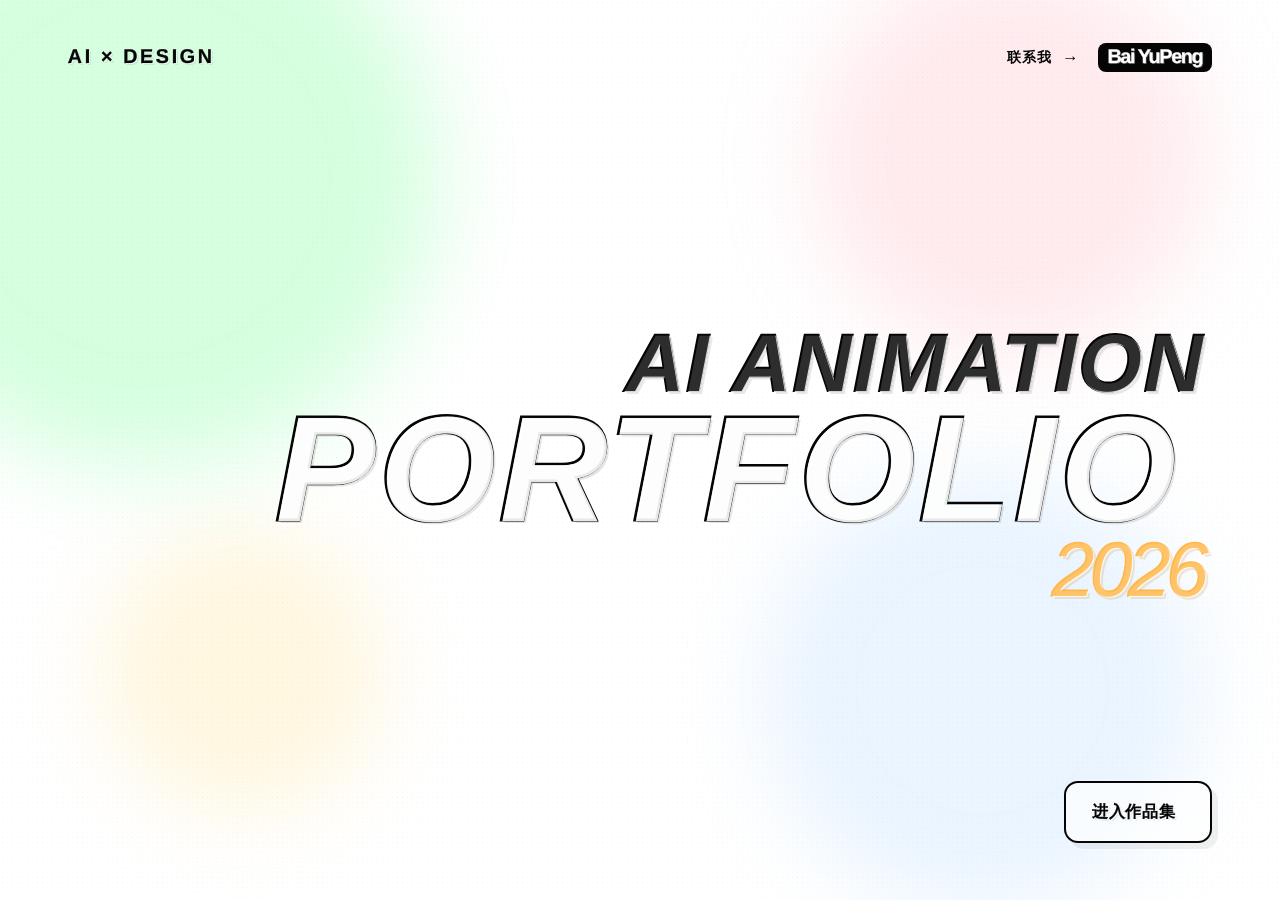
<file: index.html>
<!doctype html>
<html lang="zh-CN">
  <head>
    <meta charset="utf-8" />
    <meta name="viewport" content="width=device-width, initial-scale=1" />
    <meta name="description" content="Bai YuPeng 的 AI 动画与创意设计作品集。" />
    <meta property="og:title" content="Bai YuPeng — AI Animation Portfolio" />
    <meta property="og:description" content="AI × DESIGN · Portfolio 2026" />
    <meta property="og:type" content="website" />
    <meta property="og:image" content="https://1114375886-afk.github.io/guobaoyou-portfolio-public/og-2026.png" />
    <meta name="twitter:card" content="summary_large_image" />
    <meta name="twitter:title" content="Bai YuPeng — AI Animation Portfolio" />
    <meta name="twitter:description" content="AI × DESIGN · Portfolio 2026" />
    <meta name="twitter:image" content="https://1114375886-afk.github.io/guobaoyou-portfolio-public/og-2026.png" />
    <link rel="icon" href="./favicon.svg" />
    <link rel="stylesheet" href="./styles.css?v=20260921-camo-hover1" />
    <link rel="stylesheet" href="./practice.css?v=20260921-grid1" />
    <script>document.documentElement.classList.add("js");</script>
    <script src="./glow-motion.js?v=20260831-fps60" defer></script>
    <script src="./content-loader.js?v=20260928-admin1" defer></script>
    <script src="./script.js?v=20260920-practice1" defer></script>
    <script src="./practice.js?v=20260928-hover-reset1" defer></script>
    <title>Bai YuPeng — AI Animation Portfolio</title>
  </head>
  <body>
    <main class="portfolioShell">
      <!-- 单一背景：四个光晕始终留在同一个画面内。 -->
      <div class="ambientGlows" aria-hidden="true">
        <div class="glow glowMint"></div>
        <div class="glow glowRose"></div>
        <div class="glow glowBlue"></div>
        <div class="glow glowYellow"></div>
      </div>

      <section class="cover" id="cover" aria-labelledby="cover-title">
        <header class="coverHeader coverReveal">
          <span class="coverKicker"><span>AI × DESIGN</span></span>
          <div class="contactHub" id="contact-hub">
            <button class="contactPrompt" id="contact-prompt" type="button" aria-controls="contact-card" aria-expanded="false">
              <span>联系我</span><i aria-hidden="true">→</i>
            </button>
            <button class="namePlate" id="contact-trigger" type="button" aria-controls="contact-card" aria-expanded="false">Bai YuPeng</button>

            <aside class="contactCard" id="contact-card" aria-label="联系方式" aria-hidden="true">
              <div class="contactCardIntro">
                <img class="contactPortrait" src="./portrait-bai-yupeng.jpg" alt="白宇鹏个人照片" />
                <p class="contactCardTitle">
                  <b>白宇鹏</b>
                  <span class="contactSchool">东北师范大学</span>
                  <small><em>27 级</em><span>动画硕士</span></small>
                </p>
              </div>
              <button class="contactItem copyItem" type="button" data-copy="13222400308">
                <span>手机号</span><strong>132 2240 0308</strong><em>单击复制</em>
              </button>
              <button class="contactItem copyItem" type="button" data-copy="1114375886@qq.com">
                <span>邮箱</span><strong>1114375886@qq.com</strong><em>单击复制</em>
              </button>
              <button class="contactItem copyItem" type="button" data-copy="BYP1114375886">
                <span>微信</span><strong>BYP1114375886</strong><em>单击复制</em>
              </button>
              <button class="contactItem resumeItem" id="resume-open" type="button">
                <strong>查看完整简历</strong><em aria-hidden="true">↗</em>
              </button>
            </aside>
          </div>
        </header>

        <div class="coverTitle coverReveal">
          <p>AI ANIMATION</p>
          <h1 id="cover-title">PORTFOLIO</h1>
          <span>2026</span>
        </div>

        <div class="coverFooter coverReveal">
          <button class="contactButton entryButton" id="portfolio-entry" type="button" aria-controls="portfolio-stage" aria-expanded="false">
            <span class="contactText">进入作品集</span>
          </button>
        </div>
      </section>

      <section class="portfolioStage" id="portfolio-stage" aria-label="作品集内容" aria-hidden="true">
        <header class="stageHeader">
          <div class="stageHeaderActions">
            <button class="homeButton" id="portfolio-home" type="button">返回封面</button>
            <div class="stageContactSlot" id="stage-contact-slot"></div>
          </div>
        </header>

        <div class="slideDeck">
          <article class="portfolioSlide featuredProjectSlide is-active" data-slide="0" data-tone="ink">
            <img class="featuredProjectImage" src="./assets/projects/beneath-the-swarm/stills/portfolio-cover-drive-v2.jpg" alt="《虫潮之下》主角与狗驾车穿越沙尘废土" />
            <div class="featuredProjectShade" aria-hidden="true"></div>
            <div class="featuredProjectIndex">01 / AIGC FILM</div>
            <div class="featuredProjectCopy">
              <p class="slideKicker">AIGC 动画短片 · 2026</p>
              <h2>虫潮之下</h2>
              <p>一天中午，克里斯如往常一样处理荒漠中常来麻烦。一枚本不该出现的电子元件打破了平衡。虫潮之下，是否还有更深的阴谋......</p>
              <ul><li>正片</li><li>剧本</li><li>美术资产</li><li>制片</li></ul>
              <button class="projectOpenButton" id="project-open" type="button" data-project-open="swarm" aria-controls="project-modal" aria-expanded="false">
                <span>查看完整项目</span><i aria-hidden="true">↗</i>
              </button>
            </div>
            <div class="featuredProjectMeta" aria-hidden="true">
              <span>POST-APOCALYPTIC</span>
              <span>DESERT / SWARM / SECRET</span>
            </div>
          </article>

          <article class="portfolioSlide camouflageProjectSlide" data-slide="1" data-tone="forest">
            <img class="camouflageProjectImage" src="./assets/projects/camouflage/cover-v2.jpg" alt="两只变色龙在金色森林的树枝上望向一颗红色果实" />
            <div class="camouflageProjectShade" aria-hidden="true"></div>
            <div class="featuredProjectIndex">02 / AIGC FILM</div>
            <div class="featuredProjectCopy camouflageProjectCopy">
              <p class="slideKicker">AIGC 动画短片 · 2026</p>
              <h2>保护色</h2>
              <p>两只变色龙在一颗红色果实前相遇，伪装、欲望与成长由此展开。</p>
              <ul><li>正片</li><li>剧本</li><li>美术资产</li><li>制片</li></ul>
              <button class="projectOpenButton" id="camouflage-open" type="button" data-project-open="camouflage" aria-controls="camouflage-modal" aria-expanded="false">
                <span>查看完整项目</span><i aria-hidden="true">↗</i>
              </button>
            </div>
            <div class="featuredProjectMeta" aria-hidden="true">
              <span>CAMOUFLAGE</span>
              <span>FOREST / DESIRE / GROWTH</span>
            </div>
          </article>
          <article class="portfolioSlide practiceSlide" data-slide="2" aria-labelledby="practice-title">
            <header class="practiceHeading">
              <div><p class="practiceKicker">03 / MOTION STUDIES</p><h2 id="practice-title">练习作品</h2></div>
              <span class="practiceLabel">05 个片段 · 2026</span>
            </header>
            <div class="practiceGrid" role="group" aria-label="练习作品视频列表">
              <button class="practiceCard" type="button" data-title="情绪镜头" data-duration="00:56" data-film-src="./assets/projects/practice-01.mp4" aria-label="播放情绪镜头完整视频" aria-haspopup="dialog" aria-controls="practice-player">
                <span class="practiceThumbnail"><video muted loop playsinline preload="none" poster="./assets/projects/practice-01-poster.jpg" data-preview-src="./assets/projects/practice-01-preview.mp4" aria-hidden="true" tabindex="-1"></video><span class="practicePlay" aria-hidden="true">▶</span><span class="practiceDuration">00:56</span></span>
                <span class="practiceCardCaption"><span><small>01</small>情绪镜头</span><i aria-hidden="true">↗</i></span>
              </button>
              <button class="practiceCard" type="button" data-title="动态预览" data-duration="00:47" data-film-src="https://github.com/1114375886-afk/guobaoyou-portfolio-public/releases/download/practice-videos-v1-20260921/motion-study.mp4" aria-label="播放动态预览完整视频" aria-haspopup="dialog" aria-controls="practice-player">
                <span class="practiceThumbnail"><video muted loop playsinline preload="none" poster="./assets/projects/motion-study-poster.jpg" data-preview-src="./assets/projects/motion-study-preview.mp4" aria-hidden="true" tabindex="-1"></video><span class="practicePlay" aria-hidden="true">▶</span><span class="practiceDuration">00:47</span></span>
                <span class="practiceCardCaption"><span><small>02</small>动态预览</span><i aria-hidden="true">↗</i></span>
              </button>
              <button class="practiceCard" type="button" data-title="分镜" data-duration="00:43" data-film-src="https://github.com/1114375886-afk/guobaoyou-portfolio-public/releases/download/practice-videos-v1-20260921/storyboard-study.mp4" aria-label="播放分镜完整视频" aria-haspopup="dialog" aria-controls="practice-player">
                <span class="practiceThumbnail"><video muted loop playsinline preload="none" poster="./assets/projects/storyboard-study-poster.jpg" data-preview-src="./assets/projects/storyboard-study-preview.mp4" aria-hidden="true" tabindex="-1"></video><span class="practicePlay" aria-hidden="true">▶</span><span class="practiceDuration">00:43</span></span>
                <span class="practiceCardCaption"><span><small>03</small>分镜</span><i aria-hidden="true">↗</i></span>
              </button>
              <button class="practiceCard" type="button" data-title="遗憾邮差练习" data-duration="01:40" data-film-src="https://github.com/1114375886-afk/guobaoyou-portfolio-public/releases/download/practice-videos-v1-20260921/postman-study.mp4" aria-label="播放遗憾邮差练习完整视频" aria-haspopup="dialog" aria-controls="practice-player">
                <span class="practiceThumbnail"><video muted loop playsinline preload="none" poster="./assets/projects/postman-study-poster.jpg" data-preview-src="./assets/projects/postman-study-preview.mp4" aria-hidden="true" tabindex="-1"></video><span class="practicePlay" aria-hidden="true">▶</span><span class="practiceDuration">01:40</span></span>
                <span class="practiceCardCaption"><span><small>04</small>遗憾邮差练习</span><i aria-hidden="true">↗</i></span>
              </button>
              <button class="practiceCard" type="button" data-title="导演台" data-duration="00:56" data-film-src="https://github.com/1114375886-afk/guobaoyou-portfolio-public/releases/download/practice-videos-v1-20260921/director-desk.mp4" aria-label="播放导演台完整视频" aria-haspopup="dialog" aria-controls="practice-player">
                <span class="practiceThumbnail"><video muted loop playsinline preload="none" poster="./assets/projects/director-desk-poster.jpg" data-preview-src="./assets/projects/director-desk-preview.mp4" aria-hidden="true" tabindex="-1"></video><span class="practicePlay" aria-hidden="true">▶</span><span class="practiceDuration">00:56</span></span>
                <span class="practiceCardCaption"><span><small>05</small>导演台</span><i aria-hidden="true">↗</i></span>
              </button>
            </div>
            <div class="practiceFootnote"><span>EXPERIMENTS / SELECTED CLIPS</span><span>点击预览，观看完整视频</span></div>
          </article>
        </div>

        <footer class="stageControls">
          <button class="roundControl" id="slide-prev" type="button" aria-label="上一个内容">←</button>
          <div class="slideDots" role="tablist" aria-label="选择内容">
            <button class="slideDot is-active" type="button" data-target="0" aria-label="查看第 1 项" aria-selected="true"></button>
            <button class="slideDot" type="button" data-target="1" aria-label="查看第 2 项" aria-selected="false"></button>
            <button class="slideDot" type="button" data-target="2" aria-label="查看练习作品" aria-selected="false"></button>
          </div>
          <span class="slideCounter"><b id="slide-current">01</b> / 03</span>
          <button class="roundControl" id="slide-next" type="button" aria-label="下一个内容">→</button>
        </footer>
      </section>
    </main>

    <dialog class="practicePlayer" id="practice-player" aria-labelledby="practice-player-title">
      <header class="practicePlayerHeader">
        <div><span id="practice-player-index">PRACTICE / 01</span><h2 id="practice-player-title">情绪镜头</h2></div>
        <button id="practice-close" type="button" autofocus aria-label="关闭视频">关闭 <span aria-hidden="true">×</span></button>
      </header>
      <video id="practice-film" controls playsinline preload="none">你的浏览器暂不支持视频播放。</video>
      <p class="practicePlayerStatus" id="practice-playback-status" role="status"></p>
      <footer><span id="practice-player-meta">00:56 · 练习作品</span><a id="practice-video-link" href="./assets/projects/practice-01.mp4" target="_blank" rel="noopener">单独打开视频 ↗</a></footer>
    </dialog>

    <div class="projectModal" id="project-modal" data-project-modal="swarm" aria-hidden="true">
      <section class="projectDossier" role="dialog" aria-modal="true" aria-labelledby="project-title">
        <header class="projectHeader">
          <button class="projectClose" id="project-close" type="button">← 返回作品集</button>
          <p><span>BAI YUPENG / 2026</span><strong id="project-title">虫潮之下</strong></p>
          <output class="projectChapterCounter" id="project-chapter-counter">01 / 04</output>
        </header>

        <nav class="projectNav" role="tablist" aria-label="项目章节">
          <button class="projectTab is-active" type="button" role="tab" data-project-target="0" aria-selected="true"><span>01</span> 正片 / FILM</button>
          <button class="projectTab" type="button" role="tab" data-project-target="1" aria-selected="false"><span>02</span> 剧本 / SCRIPT</button>
          <button class="projectTab" type="button" role="tab" data-project-target="2" aria-selected="false"><span>03</span> 美术资产 / ART ASSETS</button>
          <button class="projectTab" type="button" role="tab" data-project-target="3" aria-selected="false"><span>04</span> 制片 / PRODUCTION</button>
        </nav>

        <div class="projectChapters">
          <article class="projectChapter filmChapter is-active" data-project-chapter="0" role="tabpanel">
            <div class="filmFrame">
              <video id="project-film" controls playsinline preload="none" poster="./assets/projects/beneath-the-swarm/stills/video-poster-beneath-swarm.jpg" data-project-src="https://github.com/1114375886-afk/guobaoyou-portfolio-public/releases/download/video-v2-20260902/beneath-the-swarm-v2.mp4">
                你的浏览器暂不支持视频播放。
              </video>
              <span class="filmFrameLabel">AIGC ANIMATION / ORIGINAL FILM</span>
            </div>
            <div class="filmSynopsis">
              <p class="projectEyebrow">BENEATH THE SWARM</p>
              <h2>废土日常，<br />被一枚芯片打断。</h2>
              <p>末世后的沙漠里，城市只剩被风沙吞没的残骸。主角与他的狗守着一间荒无人烟的木屋，以应付丧尸虫潮为日常。直到一次战斗后，他们在甲虫体内发现高科技电子物品——这场虫灾，也许从来不是自然发生。</p>
              <dl class="filmFacts">
                <div><dt>类型</dt><dd>末世废土 / 黑色幽默</dd></div>
                <div><dt>形式</dt><dd>AIGC 动画短片</dd></div>
                <div><dt>职责</dt><dd>个人全流程制作</dd></div>
              </dl>
            </div>
          </article>

          <article class="projectChapter worldChapter" data-project-chapter="1" role="tabpanel">
            <div class="worldStatement">
              <p class="projectEyebrow">SCRIPT DEVELOPMENT / 剧本</p>
              <h2>一场熟悉的虫潮，<br />撕开被隐藏的真相。</h2>
              <p>故事采用“废土日常—虫潮来袭—默契反击—异常线索”的四段式结构。主角和狗从熟练应对危机，到在甲虫体内发现电子元件，叙事由生存行动转向阴谋悬念。</p>
            </div>
            <figure class="worldImage worldHero"><img data-project-src="./assets/projects/beneath-the-swarm/stills/world-ruins.jpg" loading="lazy" decoding="async" alt="被风沙掩埋的城市与汽车残骸" /><figcaption>01 / 废土日常</figcaption></figure>
            <figure class="worldImage worldCabin"><img data-project-src="./assets/projects/beneath-the-swarm/stills/cabin-porch.jpg" loading="lazy" decoding="async" alt="主角在荒原木屋门廊休息" /><figcaption>02 / 虫潮来袭</figcaption></figure>
            <figure class="worldImage worldSwarm"><img data-project-src="./assets/projects/beneath-the-swarm/stills/swarm-arrives.jpg" loading="lazy" decoding="async" alt="虫群越过沙漠袭来" /><figcaption>03 / 默契反击</figcaption></figure>
            <figure class="worldImage worldClue"><img data-project-src="./assets/projects/beneath-the-swarm/stills/tech-beetle.jpg" loading="lazy" decoding="async" alt="机械结构的甲虫靠近荒原遗骸" /><figcaption>04 / 异常线索</figcaption></figure>
          </article>

          <article class="projectChapter castChapter" data-project-chapter="2" role="tabpanel">
            <header class="chapterIntro">
              <p class="projectEyebrow">ART ASSETS / 美术资产</p>
              <h2>一老一狗，<br />荒原里的最佳拍档。</h2>
              <p>角色轮廓一硬一软：主角稳重克制，狗则承担警觉与喜剧节奏。两者在同一画面里形成清晰的性格反差。</p>
            </header>
            <div class="castGrid">
              <article class="castCard keeperCard">
                <div class="castImage"><img data-project-src="./assets/projects/beneath-the-swarm/protagonist.png" loading="lazy" decoding="async" alt="主角全身角色设定图" /></div>
                <div class="castCopy">
                  <span>01 / THE KEEPER</span>
                  <h3>木屋守望者</h3>
                  <p>机械义眼记录荒原里的每一次异动。寡言、老练，对虫潮的处理近乎机械化；当甲虫内部出现电子元件，他第一次意识到熟悉的生存规则正在失效。</p>
                  <ul><li>沉着</li><li>经验丰富</li><li>机械义眼</li></ul>
                </div>
              </article>
              <article class="castCard houndCard">
                <div class="castImage"><img data-project-src="./assets/projects/beneath-the-swarm/dog-model-sheet.png" loading="lazy" decoding="async" alt="狗的正面、侧面与背面角色设定图" /></div>
                <div class="castCopy">
                  <span>02 / THE HOUND</span>
                  <h3>荒原伙伴</h3>
                  <p>反应比主人更快，表情也更诚实。它既是最灵敏的预警器，也是紧张叙事中的轻松节拍；面对虫群时，夸张外表下藏着毫不迟疑的勇气。</p>
                  <ul><li>警觉</li><li>敏捷</li><li>喜剧担当</li></ul>
                </div>
              </article>
            </div>
          </article>

          <article class="projectChapter processChapter" data-project-chapter="3" role="tabpanel">
            <div class="processCopy">
              <p class="projectEyebrow">PRODUCTION / 制片</p>
              <h2>统筹资产、镜头与声音，<br />把 AI 素材组织成一部片。</h2>
              <ol class="processSteps">
                <li><span>01</span><div><b>剧本统筹</b><p>先建立“平静—虫潮—反击—线索”的四段式叙事。</p></div></li>
                <li><span>02</span><div><b>角色与场景资产</b><p>固定人物、狗、虫体与废土环境的造型和色彩规则。</p></div></li>
                <li><span>03</span><div><b>镜头生产与筛选</b><p>围绕景别、动作方向和光线连续性生成可衔接镜头。</p></div></li>
                <li><span>04</span><div><b>剪辑、声音与交付</b><p>通过剪辑、配乐与音效，补足冲击感和黑色幽默节奏。</p></div></li>
              </ol>
              <p class="processTools">IMAGE 2 · MIDJOURNEY NIJI 8 · NANO BANANA 2 · SEEDANCE 2.0 · SUNO 5</p>
            </div>
            <div class="processFrames" aria-label="关键画面">
              <figure class="processFrame processFrameWide"><img data-project-src="./assets/projects/beneath-the-swarm/stills/duo-ready.jpg" loading="lazy" decoding="async" alt="主角和狗背靠背准备战斗" /><figcaption>角色关系</figcaption></figure>
              <figure class="processFrame"><img data-project-src="./assets/projects/beneath-the-swarm/stills/first-contact.jpg" loading="lazy" decoding="async" alt="狗与甲虫对峙" /><figcaption>动作建立</figcaption></figure>
              <figure class="processFrame"><img data-project-src="./assets/projects/beneath-the-swarm/stills/beetle-closeup.jpg" loading="lazy" decoding="async" alt="甲虫怪物特写" /><figcaption>威胁升级</figcaption></figure>
              <figure class="processFrame processFrameWide"><img data-project-src="./assets/projects/beneath-the-swarm/stills/duo-action.jpg" loading="lazy" decoding="async" alt="狗跃起迎击飞行甲虫" /><figcaption>高潮镜头</figcaption></figure>
            </div>
          </article>
        </div>

        <footer class="projectFooter">
          <button id="project-prev" data-project-prev type="button" aria-label="上一个项目章节">← 上一章</button>
          <p>点击章节标题浏览项目，不会跳转到新页面</p>
          <button id="project-next" data-project-next type="button" aria-label="下一个项目章节">下一章 →</button>
        </footer>
      </section>
    </div>

    <div class="projectModal camouflageModal" id="camouflage-modal" data-project-modal="camouflage" aria-hidden="true">
      <section class="projectDossier" role="dialog" aria-modal="true" aria-labelledby="camouflage-title">
        <header class="projectHeader">
          <button class="projectClose" type="button">← 返回作品集</button>
          <p><span>BAI YUPENG / 2026</span><strong id="camouflage-title">保护色</strong></p>
          <output class="projectChapterCounter">01 / 04</output>
        </header>

        <nav class="projectNav" role="tablist" aria-label="《保护色》项目章节">
          <button class="projectTab is-active" type="button" role="tab" data-project-target="0" aria-selected="true"><span>01</span> 正片 / FILM</button>
          <button class="projectTab" type="button" role="tab" data-project-target="1" aria-selected="false"><span>02</span> 剧本 / SCRIPT</button>
          <button class="projectTab" type="button" role="tab" data-project-target="2" aria-selected="false"><span>03</span> 美术资产 / ART ASSETS</button>
          <button class="projectTab" type="button" role="tab" data-project-target="3" aria-selected="false"><span>04</span> 制片 / PRODUCTION</button>
        </nav>

        <div class="projectChapters">
          <article class="projectChapter filmChapter is-active" data-project-chapter="0" role="tabpanel">
            <div class="filmFrame">
              <video controls playsinline preload="none" poster="./assets/projects/camouflage/cover-v2.jpg" data-project-src="https://github.com/1114375886-afk/guobaoyou-portfolio-public/releases/download/camouflage-video-v1-20260902/camouflage-web.mp4">
                你的浏览器暂不支持视频播放。
              </video>
              <span class="filmFrameLabel">AIGC ANIMATION / ORIGINAL FILM</span>
            </div>
            <div class="filmSynopsis">
              <p class="projectEyebrow">CAMOUFLAGE</p>
              <h2>藏进环境，<br />也藏不住欲望。</h2>
              <p>森林里，一颗鲜红果实打破了树梢的平静。两只性格迥异的变色龙围绕它展开追逐，在伪装与显露之间经历一场轻巧、幽默的成长冒险。</p>
              <dl class="filmFacts">
                <div><dt>类型</dt><dd>森林冒险 / 轻喜剧</dd></div>
                <div><dt>形式</dt><dd>AIGC 动画短片</dd></div>
                <div><dt>职责</dt><dd>个人全流程制作</dd></div>
              </dl>
            </div>
          </article>

          <article class="projectChapter worldChapter" data-project-chapter="1" role="tabpanel">
            <div class="worldStatement">
              <p class="projectEyebrow">SCRIPT DEVELOPMENT / 剧本</p>
              <h2>一颗红色果实，<br />打破树梢的平静。</h2>
              <p>故事围绕“发现—争夺—变化—和解”展开。唯一的高饱和红色成为欲望焦点，角色从隐匿到显露的颜色变化，也推动无对白叙事自然向前。</p>
            </div>
            <figure class="worldImage worldHero"><img data-project-src="./assets/projects/camouflage/forest-stage.png" loading="lazy" decoding="async" alt="阳光下的森林树枝与红色果实" /><figcaption>01 / 发现</figcaption></figure>
            <figure class="worldImage worldCabin"><img data-project-src="./assets/projects/camouflage/duo-camouflage.png" loading="lazy" decoding="async" alt="两只棕色变色龙融入树枝" /><figcaption>02 / 隐匿</figcaption></figure>
            <figure class="worldImage worldSwarm"><img data-project-src="./assets/projects/camouflage/duo-color.png" loading="lazy" decoding="async" alt="绿色与棕色变色龙对峙" /><figcaption>03 / 争夺</figcaption></figure>
            <figure class="worldImage worldClue"><img data-project-src="./assets/projects/camouflage/brown-berry.png" loading="lazy" decoding="async" alt="棕色变色龙靠近红色果实" /><figcaption>04 / 变化</figcaption></figure>
          </article>

          <article class="projectChapter castChapter" data-project-chapter="2" role="tabpanel">
            <header class="chapterIntro">
              <p class="projectEyebrow">ART ASSETS / 美术资产</p>
              <h2>同一种天赋，<br />两种完全不同的性格。</h2>
              <p>绿色角色外放、敏捷，棕色角色沉稳、善于隐匿。体型、眼神和姿态的反差，让关系与喜剧节奏在无对白的画面里自然成立。</p>
            </header>
            <div class="castGrid">
              <article class="castCard keeperCard">
                <div class="castImage"><img data-project-src="./assets/projects/camouflage/character-green.png" loading="lazy" decoding="async" alt="绿色变色龙角色设定" /></div>
                <div class="castCopy">
                  <span>01 / THE SHOWMAN</span>
                  <h3>耀眼的行动派</h3>
                  <p>相信速度和姿态能解决一切。鲜绿色轮廓和夸张表情强化他的自信，也为意外发生时的反差埋下笑点。</p>
                  <ul><li>外放</li><li>敏捷</li><li>表现欲</li></ul>
                </div>
              </article>
              <article class="castCard houndCard">
                <div class="castImage"><img data-project-src="./assets/projects/camouflage/character-brown.png" loading="lazy" decoding="async" alt="棕色变色龙角色设定" /></div>
                <div class="castCopy">
                  <span>02 / THE OBSERVER</span>
                  <h3>安静的伪装者</h3>
                  <p>更擅长观察和等待，能够融入树干般的颜色。克制的动作与微妙眼神，让他的幽默感来自停顿而非喧闹。</p>
                  <ul><li>沉稳</li><li>谨慎</li><li>善于隐藏</li></ul>
                </div>
              </article>
            </div>
          </article>

          <article class="projectChapter processChapter" data-project-chapter="3" role="tabpanel">
            <div class="processCopy">
              <p class="projectEyebrow">PRODUCTION / 制片</p>
              <h2>先固定角色语言，<br />再让镜头自由生长。</h2>
              <ol class="processSteps">
                <li><span>01</span><div><b>故事与动作节拍</b><p>围绕四段式结构梳理无对白叙事。</p></div></li>
                <li><span>02</span><div><b>角色资产建立</b><p>统一眼睛、鳞片、体型与颜色变化规则。</p></div></li>
                <li><span>03</span><div><b>场景与镜头生产</b><p>用树枝、果实和逆光建立稳定空间。</p></div></li>
                <li><span>04</span><div><b>剪辑、声音与交付</b><p>以动作停顿、反应镜头和音效完成喜剧节奏。</p></div></li>
              </ol>
              <p class="processTools">IMAGE 2 · NANO BANANA 2 · SEEDANCE 2.0</p>
            </div>
            <div class="processFrames" aria-label="角色与关键画面">
              <figure class="processFrame processFrameWide"><img data-project-src="./assets/projects/camouflage/character-model.png" loading="lazy" decoding="async" alt="变色龙角色侧面造型探索" /><figcaption>角色轮廓</figcaption></figure>
              <figure class="processFrame"><img data-project-src="./assets/projects/camouflage/shot-relaxed.png" loading="lazy" decoding="async" alt="戴墨镜的绿色变色龙躺在树枝上" /><figcaption>性格建立</figcaption></figure>
              <figure class="processFrame"><img data-project-src="./assets/projects/camouflage/green-hero.png" loading="lazy" decoding="async" alt="绿色变色龙直立在树干旁" /><figcaption>动作测试</figcaption></figure>
              <figure class="processFrame processFrameWide"><img data-project-src="./assets/projects/camouflage/shot-action.png" loading="lazy" decoding="async" alt="戴墨镜的绿色变色龙在树枝上跳起" /><figcaption>喜剧动作</figcaption></figure>
            </div>
          </article>
        </div>

        <footer class="projectFooter">
          <button data-project-prev type="button" aria-label="上一个项目章节">← 上一章</button>
          <p>点击章节标题浏览项目，不会跳转到新页面</p>
          <button data-project-next type="button" aria-label="下一个项目章节">下一章 →</button>
        </footer>
      </section>
    </div>

    <div class="resumeModal" id="resume-modal" aria-hidden="true">
      <p class="resumeBackdropHint" aria-hidden="true">点击空白处返回</p>
      <section class="resumeDialog" role="dialog" aria-modal="true" aria-labelledby="resume-title">
        <header class="resumeToolbar">
          <div>
            <span>RESUME / 2026</span>
            <strong id="resume-title">白宇鹏个人简历</strong>
          </div>
          <div class="resumeZoom" aria-label="简历缩放控制">
            <button id="resume-zoom-out" type="button" aria-label="缩小简历">−</button>
            <output id="resume-zoom-label">100%</output>
            <button id="resume-zoom-in" type="button" aria-label="放大简历">＋</button>
          </div>
        </header>

        <div class="resumeViewport" id="resume-viewport">
          <article class="digitalResume" id="digital-resume">
            <header class="resumeHero">
              <figure class="resumePortrait">
                <img src="./portrait-bai-yupeng.jpg" alt="白宇鹏个人照片" />
                <figcaption>BAI / 2026</figcaption>
              </figure>
              <div class="resumeIdentity">
                <p>AI DESIGNER · MOTION · INTERACTION</p>
                <h2>白宇鹏</h2>
                <h3>BAI YUPENG</h3>
                <span>硕士研究生 / 动态设计与 AI 创意</span>
              </div>
              <div class="resumeIntro">
                <b>PROFILE</b>
                <p>用视觉、动画与 AI 工具搭建内容体验，在技术与审美之间寻找准确、鲜明的表达。</p>
              </div>
            </header>

            <div class="resumeContactStrip">
              <span><b>PHONE</b> 132 2240 0308</span>
              <span><b>EMAIL</b> 1114375886@qq.com</span>
              <span><b>WECHAT</b> BYP1114375886</span>
              <span><b>BASE</b> 无锡 · 宜兴</span>
              <span><b>BORN</b> 2002.03.08</span>
            </div>

            <div class="resumeMain">
              <aside class="resumeSide">
                <section class="resumeSection">
                  <p class="resumeSectionLabel"><span>01</span> EDUCATION</p>
                  <h4>教育经历</h4>
                  <div class="resumeTimeline">
                    <div>
                      <time>2024—2027</time>
                      <strong>东北师范大学</strong>
                      <p>动画设计 · 硕士</p>
                    </div>
                    <div>
                      <time>2020—2024</time>
                      <strong>东北师范大学</strong>
                      <p>数字媒体艺术 · 本科</p>
                    </div>
                  </div>
                </section>

                <section class="resumeSection">
                  <p class="resumeSectionLabel"><span>02</span> SKILLS</p>
                  <h4>技能</h4>
                  <div class="skillGroup">
                    <b>传统工具</b>
                    <p>Photoshop · Illustrator · After Effects · Premiere · Figma · Procreate</p>
                    <p>Blender · Maya · Unreal Engine</p>
                  </div>
                  <div class="skillGroup">
                    <b>AIGC</b>
                    <p>Midjourney · ChatGPT · Gemini · Nano Banana · Stable Diffusion</p>
                    <p>即梦 · 可灵 · LibTV · Neowow · Vidu · Suno</p>
                  </div>
                  <p class="skillNote">能够灵活运用 AI 工具进行图像与音视频创作交付，快速转化新技术、解决实际问题，并了解各模型特点。</p>
                </section>

                <section class="resumeSection resumeCompact">
                  <p class="resumeSectionLabel"><span>03</span> MORE</p>
                  <h4>荣誉与爱好</h4>
                  <ul>
                    <li>米兰设计周国二 / 省一</li>
                    <li>蓝桥杯国三 / 省二</li>
                    <li>NCDA 国三 / 省二</li>
                    <li>校一等奖学金、三等奖学金、优秀学生</li>
                    <li>东北师范大学推免硕士</li>
                  </ul>
                  <p class="hobbyLine">书法 / 健身 / 羽毛球 / 影视</p>
                </section>
              </aside>

              <div class="resumeBody">
                <section class="resumeSection">
                  <p class="resumeSectionLabel"><span>04</span> PROJECT EXPERIENCE</p>
                  <h4>项目经验</h4>
                  <article class="resumeEntry">
                    <div><h5>AIGC 动画短片《虫潮之下》</h5><time>2026.06</time></div>
                    <p>个人全流程制作，负责剧本、美术资产、分镜、配乐、剪辑与制片；使用 Image 2、Midjourney Niji 8、Nano Banana 2、Seedance 2.0、Suno 5 完成。</p>
                  </article>
                  <article class="resumeEntry">
                    <div><h5>AIGC 动画短片《保护色》</h5><time>2026.06</time></div>
                    <p>个人全流程制作，负责剧本、美术资产、分镜、音效、剪辑与制片；使用 Image 2、Nano Banana 2、Seedance 2.0 完成。</p>
                  </article>
                </section>

                <section class="resumeSection">
                  <p class="resumeSectionLabel"><span>05</span> INTERNSHIP EXPERIENCE</p>
                  <h4>实习经历</h4>
                  <article class="resumeEntry resumeJob">
                    <div><h5>京东科技 · 交互设计师（AI 产品）</h5><time>2026.07—至今</time></div>
                    <ul>
                      <li>负责灵境平台产品营销内容制作，独立完成产品功能宣传视频、海报、Banner 等物料创意落地。</li>
                      <li>独立完成 AI 影视全流程创作，通过案例拆解与工作流总结输出内容生产经验。</li>
                      <li>参与产品体验测试，整理功能问题与体验优化需求，协同产品研发团队跟进与优化。</li>
                      <li>负责 B 站、抖音账号运营，参与选题策划、内容制作发布并持续产出产品及 AI 创作相关内容。</li>
                    </ul>
                  </article>
                </section>

                <section class="resumeSection resumeEvaluation">
                  <p class="resumeSectionLabel"><span>06</span> EVALUATION</p>
                  <h4>自我评价</h4>
                  <p>情绪稳定，抗压能力强；思维活跃、条理清晰、学习能力强，拥抱新技术。创新意识与团队意识强，善于解决问题，能够快速理解需求并推动落地。</p>
                </section>
              </div>
            </div>
          </article>
        </div>

        <p class="resumeDismissHint">按住鼠标左键拖动 · 使用 ＋ / − 或 Ctrl + 滚轮缩放</p>
      </section>
    </div>
  </body>
</html>
</file>
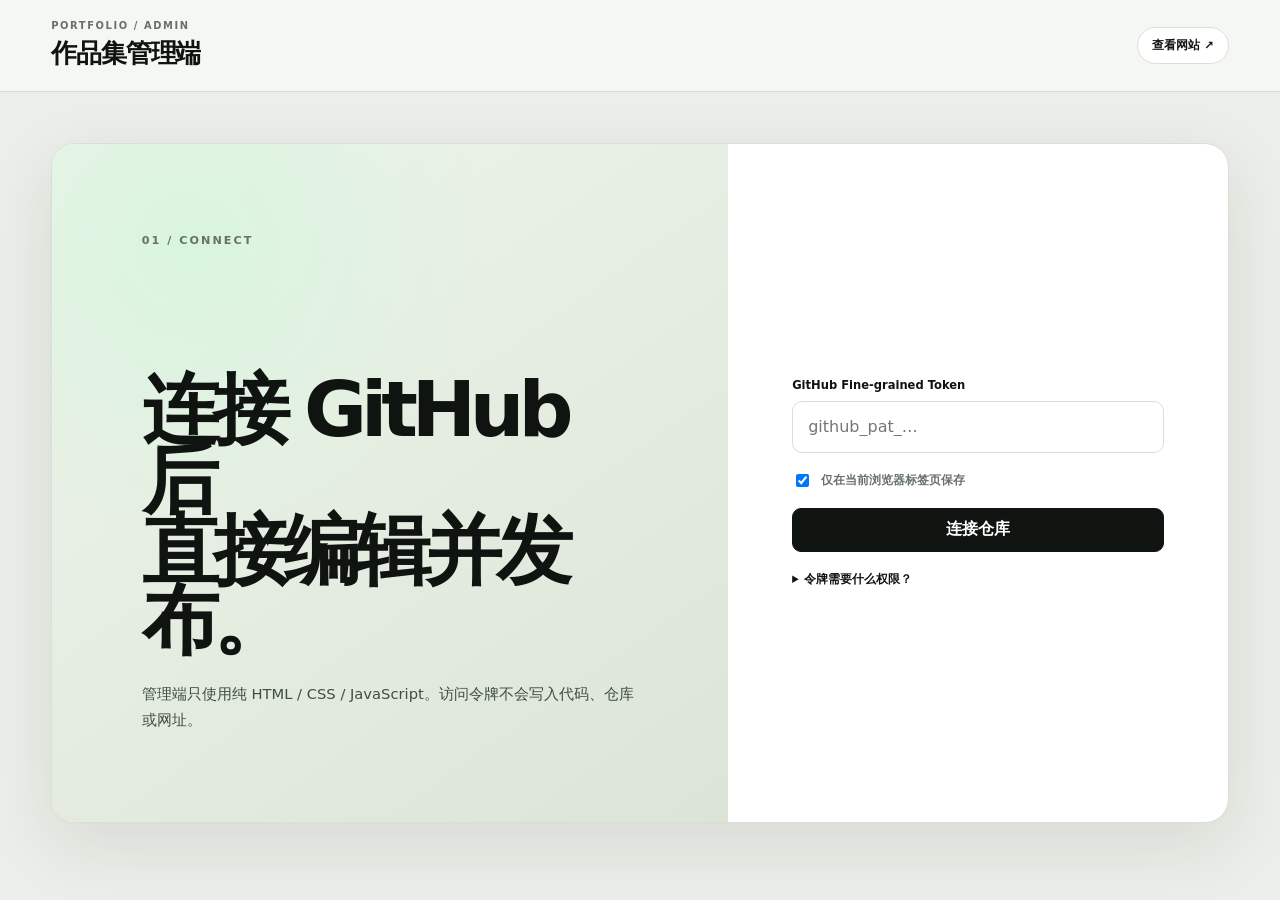
<file: admin/index.html>
<!doctype html>
<html lang="zh-CN">
  <head>
    <meta charset="utf-8" />
    <meta name="viewport" content="width=device-width, initial-scale=1" />
    <meta name="robots" content="noindex, nofollow" />
    <meta http-equiv="Content-Security-Policy" content="default-src 'self'; script-src 'self'; style-src 'self'; connect-src 'self' https://api.github.com; img-src 'self' data: blob: https://github.com https://*.githubusercontent.com; media-src 'self' blob: https://github.com https://*.githubusercontent.com; object-src 'none'; base-uri 'none'; form-action 'none'; frame-ancestors 'none'" />
    <link rel="stylesheet" href="./admin.css?v=20260928-admin1" />
    <script src="./admin.js?v=20260928-admin1" defer></script>
    <title>Portfolio Admin — Bai YuPeng</title>
  </head>
  <body>
    <header class="topbar">
      <div>
        <p>PORTFOLIO / ADMIN</p>
        <h1>作品集管理端</h1>
      </div>
      <nav>
        <a href="../" target="_blank" rel="noopener">查看网站 ↗</a>
        <button id="logout" type="button" hidden>退出连接</button>
      </nav>
    </header>

    <main>
      <section class="loginPanel" id="login-panel">
        <div class="loginIntro">
          <span>01 / CONNECT</span>
          <h2>连接 GitHub 后<br />直接编辑并发布。</h2>
          <p>管理端只使用纯 HTML / CSS / JavaScript。访问令牌不会写入代码、仓库或网址。</p>
        </div>
        <form id="login-form">
          <label>
            <span>GitHub Fine-grained Token</span>
            <input id="token" type="password" autocomplete="off" spellcheck="false" placeholder="github_pat_…" required />
          </label>
          <label class="rememberRow">
            <input id="remember-token" type="checkbox" checked />
            <span>仅在当前浏览器标签页保存</span>
          </label>
          <button class="primaryButton" type="submit">连接仓库</button>
          <details>
            <summary>令牌需要什么权限？</summary>
            <p>仅选择仓库 <code>guobaoyou-portfolio-public</code>，授予 Contents「Read and write」。不需要账户管理或其他仓库权限。</p>
          </details>
        </form>
      </section>

      <section class="workspace" id="workspace" hidden>
        <aside class="sidebar">
          <p class="repoLabel">1114375886-afk / guobaoyou-portfolio-public</p>
          <nav aria-label="管理端章节">
            <a href="#site-section">封面与联系</a>
            <a href="#project-section">主项目</a>
            <a href="#practice-section">练习作品</a>
            <a href="#advanced-section">高级数据</a>
          </nav>
          <div class="publishNote">
            <span>自动发布</span>
            <p>保存后会提交到 main 分支，GitHub Pages 通常在几分钟内更新。</p>
          </div>
        </aside>

        <div class="editorColumn">
          <section class="editorSection" id="site-section">
            <header><span>01</span><div><h2>封面与联系</h2><p>修改首页文案、个人信息与头像。</p></div></header>
            <div class="fieldGrid" id="site-fields"></div>
          </section>

          <section class="editorSection" id="project-section">
            <header><span>02</span><div><h2>主项目</h2><p>修改项目卡片、详情页文字、封面和正片。</p></div></header>
            <div id="project-fields"></div>
          </section>

          <section class="editorSection" id="practice-section">
            <header><span>03</span><div><h2>练习作品</h2><p>修改标题、时长、封面、悬停预览和完整视频。</p></div></header>
            <div class="practiceEditorGrid" id="practice-fields"></div>
          </section>

          <section class="editorSection" id="advanced-section">
            <header><span>04</span><div><h2>高级数据</h2><p>熟悉 JSON 时，可直接编辑完整内容数据。</p></div></header>
            <label class="field fieldWide">
              <span>content.json</span>
              <textarea id="json-editor" rows="22" spellcheck="false"></textarea>
              <small>应用 JSON 后仍需点击“保存并发布”。</small>
            </label>
            <button class="secondaryButton" id="apply-json" type="button">应用 JSON</button>
          </section>
        </div>
      </section>
    </main>

    <footer class="publishBar" id="publish-bar" hidden>
      <div>
        <span class="statusDot" aria-hidden="true"></span>
        <p id="status" role="status">内容已载入，可以编辑。</p>
      </div>
      <button class="primaryButton" id="save" type="button">保存并发布</button>
    </footer>

    <input id="file-input" type="file" hidden />
  </body>
</html>
</file>
<file: styles.css>
:root {
  --ink: #050505;
  --paper: #ffffff;
  --line: rgba(5, 5, 5, .18);
  --ease: cubic-bezier(.16, 1, .3, 1);
}

* { box-sizing: border-box; }
html, body { width: 100%; height: 100%; overflow: hidden; }
body {
  margin: 0;
  background: var(--paper);
  color: var(--ink);
  font-family: Arial, "PingFang SC", "Microsoft YaHei", sans-serif;
}
button, a { color: inherit; font: inherit; }
button { border: 0; cursor: pointer; }
a { text-decoration: none; }

.portfolioShell {
  position: relative;
  width: 100%;
  height: 100svh;
  overflow: hidden;
  isolation: isolate;
  background: #fff;
}

.portfolioShell::after {
  content: "";
  position: absolute;
  inset: 0;
  z-index: -1;
  pointer-events: none;
  opacity: .16;
  background-image: radial-gradient(rgba(0,0,0,.18) .55px, transparent .55px);
  background-size: 5px 5px;
  mix-blend-mode: multiply;
}

.ambientGlows {
  position: absolute;
  inset: 0;
  z-index: -2;
  overflow: hidden;
  pointer-events: none;
  contain: layout paint;
}

/* ==================== 光晕效果：基础样式 ==================== */
.glow {
  position: absolute;
  aspect-ratio: 1;
  border-radius: 50%;
  opacity: .35;
  filter: blur(44px);
  transform: translate3d(0,0,0);
  transform-origin: center;
  will-change: transform, opacity;
  backface-visibility: hidden;
}

/* JS 会持续改变尺寸与位置；以下数值也是关闭动态效果时的静态后备布局。 */
.glowMint { width: clamp(360px, 42vw, 680px); left: -5vw; top: 5vh; background: #95ffaf; }
.glowRose { width: clamp(245px, 28vw, 460px); right: -5vw; top: 8vh; background: #ffc9d2; }
.glowBlue { width: clamp(300px, 35vw, 580px); right: 0; bottom: -2vh; background: #b9ddff; }
.glowYellow { width: clamp(200px, 22vw, 390px); left: 5vw; bottom: 2vh; background: #ffe7a3; }
/* ==================== 光晕效果：基础样式结束 ==================== */

.cover,
.portfolioStage {
  position: absolute;
  inset: 0;
  padding: 42px 5.3vw 5.2vh;
}

.cover {
  z-index: 2;
  display: grid;
  grid-template-rows: auto 1fr auto;
  -webkit-user-select: none;
  user-select: none;
  -webkit-touch-callout: none;
  transition: opacity .65s ease, transform .8s var(--ease), visibility .65s;
}

.coverHeader {
  position: relative;
  z-index: 2;
  display: flex;
  align-items: center;
  justify-content: space-between;
}

.coverKicker {
  position: relative;
  isolation: isolate;
  padding-top: 0;
  font-family: "Arial Black", Arial, sans-serif;
  font-size: clamp(.8rem, 1.55vw, 1.55rem);
  font-weight: 900;
  line-height: 1;
  letter-spacing: .13em;
  -webkit-text-stroke: .018em currentColor;
  paint-order: stroke fill;
  text-shadow: 1px 1px 0 rgba(255,255,255,.75), 2px 2px 0 rgba(5,5,5,.08);
  text-rendering: geometricPrecision;
}
.coverKicker > span {
  display: inline-block;
  color: #050505;
}

.contactHub {
  position: relative;
  z-index: 80;
  display: flex;
  align-items: center;
  gap: clamp(10px, 1.2vw, 20px);
  padding-bottom: 12px;
  margin-bottom: -12px;
}

.contactPrompt {
  display: inline-flex;
  align-items: center;
  gap: .7em;
  padding: .4em .18em;
  border: 0;
  border-radius: 0;
  background: transparent;
  backdrop-filter: none;
  font-family: Arial, "PingFang SC", "Microsoft YaHei", sans-serif;
  font-size: clamp(.82rem, 1.08vw, 1.08rem);
  font-weight: 700;
  letter-spacing: .08em;
  transform-origin: right center;
  animation: contactBreath 4.6s ease-in-out infinite;
}
.contactPrompt i { font-size: 1.2em; font-style: normal; transition: transform .4s var(--ease); }
.contactPrompt:hover i,
.contactPrompt:focus-visible i { transform: translateX(5px); }
.contactPrompt:hover,
.contactPrompt:focus-visible { opacity: 1; }
.contactPrompt:focus-visible { outline: 1px dashed rgba(5,5,5,.55); outline-offset: 5px; }
.namePlate:focus-visible { outline: 2px solid #050505; outline-offset: 4px; }

.namePlate {
  --cap-height: .72em;
  position: relative;
  display: inline-flex;
  align-items: center;
  width: max-content;
  height: calc(var(--cap-height) * 2);
  min-height: 0;
  padding: 0 .5em;
  overflow: hidden;
  isolation: isolate;
  border-radius: 8px;
  background: #050505;
  color: #fff;
  font-family: "Arial Black", Arial, sans-serif;
  font-size: clamp(.8rem, 1.55vw, 1.55rem);
  font-weight: 900;
  letter-spacing: -.07em;
  line-height: 1;
  -webkit-text-stroke: .018em currentColor;
  paint-order: stroke fill;
  text-shadow: 1px 1px 0 rgba(255,255,255,.22);
  text-rendering: geometricPrecision;
  cursor: pointer;
  transform-origin: center;
  transition: transform .45s var(--ease), border-radius .45s var(--ease), box-shadow .45s ease;
}

.namePlate::after {
  content: "";
  position: absolute;
  z-index: 1;
  top: -40%;
  bottom: -40%;
  left: -65%;
  width: 38%;
  background: linear-gradient(90deg, transparent, rgba(255,255,255,.72), transparent);
  pointer-events: none;
  transform: skewX(-18deg);
  transition: left .65s var(--ease);
}

.contactCard {
  position: absolute;
  z-index: 100;
  top: calc(100% - 2px);
  right: 0;
  width: min(420px, calc(100vw - 40px));
  padding: 18px;
  border: 1px solid rgba(5,5,5,.18);
  border-radius: 24px;
  background: #fff;
  box-shadow: 0 24px 70px rgba(5,5,5,.16);
  opacity: 0;
  visibility: hidden;
  pointer-events: none;
  transform: translateY(-8px) scale(.97);
  transform-origin: top right;
  transition: opacity .28s ease, transform .38s var(--ease), visibility .28s;
}
.contactHub.is-open .contactCard {
  opacity: 1;
  visibility: visible;
  pointer-events: auto;
  transform: translateY(0) scale(1);
}
.contactCardIntro {
  display: grid;
  grid-template-columns: 82px 1fr;
  align-items: center;
  gap: 17px;
  padding: 2px 2px 14px;
}
.contactPortrait {
  width: 82px;
  aspect-ratio: 1;
  display: block;
  border-radius: 18px;
  object-fit: cover;
  object-position: 50% 29%;
}
.contactCardTitle {
  display: flex;
  flex-direction: column;
  align-items: flex-start;
  gap: 9px;
  margin: 0;
}
.contactCardTitle b { font-family: "Arial Black", Arial, sans-serif; font-size: 1.52rem; letter-spacing: -.055em; line-height: 1; }
.contactCardTitle .contactSchool { color: rgba(5,5,5,.72); font-size: .82rem; font-weight: 800; letter-spacing: .03em; }
.contactCardTitle small { display: flex; align-items: center; gap: 8px; color: rgba(5,5,5,.68); font-size: .8rem; }
.contactCardTitle small em { padding: 4px 7px; border-radius: 999px; background: #050505; color: #fff; font-size: .62rem; font-style: normal; font-weight: 800; letter-spacing: .04em; }
.contactCardTitle small span { font-weight: 800; letter-spacing: .04em; }
.contactItem {
  position: relative;
  width: 100%;
  display: grid;
  grid-template-columns: 62px minmax(0, 1fr) auto;
  align-items: center;
  gap: 10px;
  margin-top: 7px;
  padding: 15px 14px;
  border: 0;
  border-radius: 14px;
  background: rgba(5,5,5,.045);
  text-align: left;
  transition: background .22s ease, transform .28s var(--ease), color .22s ease;
}
.contactItem:hover,
.contactItem:focus-visible { background: rgba(5,5,5,.085); transform: translateX(-3px); }
.contactItem > span { color: rgba(5,5,5,.52); font-size: .7rem; letter-spacing: .06em; }
.contactItem > strong { overflow: hidden; font-size: .94rem; text-overflow: ellipsis; white-space: nowrap; }
.contactItem > em {
  color: rgba(5,5,5,.52);
  font-size: .63rem;
  font-style: normal;
  letter-spacing: .05em;
  opacity: 0;
  transform: translateX(-5px);
  transition: opacity .22s ease, transform .28s var(--ease), color .22s ease;
}
.copyItem:hover > em,
.copyItem:focus-visible > em,
.copyItem.is-copied > em { opacity: 1; transform: translateX(0); }
.copyItem.is-copied > em { color: #07863f; }
.contactItem:focus-visible { outline: 2px solid #050505; outline-offset: -2px; }
.resumeItem { grid-template-columns: minmax(0, 1fr) auto; margin-top: 9px; border: 0; border-radius: 14px; background: #050505; color: #fff; }
.resumeItem > em { color: rgba(255,255,255,.7); opacity: 1; transform: none; }
.resumeItem:hover,
.resumeItem:focus-visible { background: #050505; color: #fff; }
.resumeItem:hover > em,
.resumeItem:focus-visible > em { color: rgba(255,255,255,.7); opacity: 1; transform: translate(2px,-2px); }

@media (hover: hover) {
  .namePlate:hover {
    border-radius: 24px 8px 24px 8px;
    box-shadow: 0 12px 28px rgba(0,0,0,.18);
    transform: scale(1.06);
  }

  .namePlate:hover::after { left: 125%; }
}

.coverTitle {
  --middle-align-offset: clamp(18px, 1.95vw, 42px);
  position: absolute;
  z-index: 1;
  left: 50%;
  top: 50%;
  width: min(76vw, 1420px);
  display: flex;
  flex-direction: column;
  align-items: flex-end;
  row-gap: clamp(8px, .75vw, 16px);
  text-align: right;
  transform: translate(-42%, -44%);
}
.coverTitle p,
.coverTitle h1,
.coverTitle > span {
  width: 100%;
  margin: 0;
  font-style: italic;
  line-height: .82;
  text-align: right;
  paint-order: stroke fill;
  text-rendering: geometricPrecision;
}
.coverTitle p {
  padding-left: 0;
  font-family: "Arial Black", Arial, sans-serif;
  font-size: clamp(2.4rem, 6.4vw, 7.4rem);
  font-weight: 900;
  font-style: italic;
  letter-spacing: .02em;
  white-space: nowrap;
  -webkit-text-stroke: .022em currentColor;
  text-shadow: 1px 1px 0 rgba(255,255,255,.8), 3px 3px 0 rgba(5,5,5,.08);
}
.coverTitle h1 {
  font-family: "Arial Black", Impact, Arial, sans-serif;
  font-size: clamp(4.5rem, 11.7vw, 13.6rem);
  font-weight: 900;
  font-style: italic;
  letter-spacing: .025em;
  color: transparent;
  -webkit-text-stroke: clamp(2px, .23vw, 5px) #050505;
  paint-order: stroke fill;
  transform: translate3d(calc(0px - var(--middle-align-offset)), 0, 0);
  text-shadow: 1px 1px 0 rgba(255,255,255,.9), 3px 3px 0 rgba(5,5,5,.09);
  white-space: nowrap;
}
.coverTitle > span {
  display: block;
  margin-top: 0;
  color: #ffb84c;
  font-size: clamp(2.8rem, 6vw, 6.8rem);
  font-weight: 300;
  font-style: italic;
  letter-spacing: -.06em;
  -webkit-text-stroke: .018em currentColor;
  text-shadow: 1px 1px 0 rgba(255,255,255,.9), 3px 3px 0 rgba(184,107,0,.13);
}

/* 标题常驻微弱流光：三行使用不同周期，避免同步扫过。 */
.coverTitle:not(.coverTitleProjection) > p,
.coverTitle:not(.coverTitleProjection) > h1,
.coverTitle:not(.coverTitleProjection) > span { position: relative; }
.coverTitle:not(.coverTitleProjection) > p::after,
.coverTitle:not(.coverTitleProjection) > h1::after,
.coverTitle:not(.coverTitleProjection) > span::after {
  content: attr(data-text);
  position: absolute;
  inset: 0;
  z-index: 1;
  color: transparent;
  background: linear-gradient(108deg, transparent 34%, rgba(190,255,222,.9) 48%, rgba(255,220,175,.72) 52%, transparent 66%);
  background-size: 260% 100%;
  background-position: 145% 0;
  -webkit-background-clip: text;
  background-clip: text;
  -webkit-text-fill-color: transparent;
  -webkit-text-stroke: 0 transparent;
  font: inherit;
  font-style: inherit;
  letter-spacing: inherit;
  line-height: inherit;
  text-align: inherit;
  white-space: inherit;
  pointer-events: none;
  opacity: .2;
  animation: titleSheen 11s linear infinite;
}
.coverTitle:not(.coverTitleProjection) > h1::after { opacity: .14; animation-duration: 13s; animation-delay: -4s; }
.coverTitle:not(.coverTitleProjection) > span::after { opacity: .18; animation-duration: 12s; animation-delay: -8s; }

/* 鼠标作为点光源：每个字形独立投影；光源进入字形时，投影从中心向四周扩散。 */
.coverTitleProjection {
  z-index: 0;
  pointer-events: none;
  opacity: 0;
  mix-blend-mode: multiply;
  will-change: opacity;
  transition: opacity .32s ease;
}
.coverTitleProjection.is-active {
  opacity: .86;
}
.coverTitleProjection p,
.coverTitleProjection h1,
.coverTitleProjection > span {
  color: transparent;
  -webkit-text-stroke: 0 transparent;
  text-shadow: none;
}
.coverTitleProjection .projectionChar {
  position: relative;
  display: inline-block;
  color: transparent;
  -webkit-text-stroke: 0 transparent;
  text-shadow:
    var(--shadow-x, 7px) var(--shadow-y, 7px) var(--shadow-blur, 5px) var(--near-shadow-color, transparent),
    var(--shadow-far-x, 13px) var(--shadow-far-y, 13px) var(--shadow-far-blur, 16px) var(--far-shadow-color, transparent);
  will-change: text-shadow;
}
.coverTitleProjection .projectionChar::after {
  content: attr(data-char);
  position: absolute;
  inset: 0;
  color: transparent;
  -webkit-text-stroke: 0 transparent;
  text-shadow:
    var(--ring-spread, 0) 0 var(--ring-blur, 5px) var(--ring-shadow-color, transparent),
    calc(0px - var(--ring-spread, 0px)) 0 var(--ring-blur, 5px) var(--ring-shadow-color, transparent),
    0 var(--ring-spread, 0) var(--ring-blur, 5px) var(--ring-shadow-color, transparent),
    0 calc(0px - var(--ring-spread, 0px)) var(--ring-blur, 5px) var(--ring-shadow-color, transparent),
    var(--ring-diagonal, 0) var(--ring-diagonal, 0) var(--ring-blur, 5px) var(--ring-shadow-color, transparent),
    calc(0px - var(--ring-diagonal, 0px)) var(--ring-diagonal, 0) var(--ring-blur, 5px) var(--ring-shadow-color, transparent),
    var(--ring-diagonal, 0) calc(0px - var(--ring-diagonal, 0px)) var(--ring-blur, 5px) var(--ring-shadow-color, transparent),
    calc(0px - var(--ring-diagonal, 0px)) calc(0px - var(--ring-diagonal, 0px)) var(--ring-blur, 5px) var(--ring-shadow-color, transparent);
  pointer-events: none;
  will-change: text-shadow;
}
.coverTitleProjection .projectionChar.is-space::after { display: none; }

.coverFooter {
  position: relative;
  z-index: 20;
  grid-row: 3;
  display: flex;
  justify-content: flex-end;
  align-items: center;
  min-height: 82px;
  cursor: pointer;
  pointer-events: auto;
}

.contactButton {
  position: relative;
  display: flex;
  align-items: center;
  overflow: hidden;
  transform-origin: center;
  transition: transform .24s ease, color .45s ease;
}
.entryButton {
  z-index: 2;
  width: auto;
  min-width: 148px;
  height: 62px;
  padding: 0 26px;
  border: 2px solid #050505;
  border-radius: 14px;
  background: rgba(255,255,255,.64);
  box-shadow: 6px 6px 0 rgba(0,0,0,.06);
  pointer-events: auto;
  touch-action: manipulation;
}
.entryButton::before {
  content: "";
  position: absolute;
  inset: 0;
  border-radius: inherit;
  background: #050505;
  transform: scaleX(0);
  transform-origin: right;
  transition: transform .5s var(--ease);
}
.entryButton:hover::before,
.entryButton:focus-visible::before { transform: scaleX(1); transform-origin: left; }
.entryButton:hover,
.entryButton:focus-visible { color: #fff; }
.contactText { position: relative; z-index: 1; }
.contactText {
  font-size: 1rem;
  font-weight: 800;
  letter-spacing: .04em;
  white-space: nowrap;
  -webkit-text-stroke: .014em currentColor;
  paint-order: stroke fill;
  text-shadow: 1px 1px 0 rgba(255,255,255,.6), 2px 2px 0 rgba(5,5,5,.07);
}
.entryButton:focus-visible { outline: 2px solid #050505; outline-offset: 5px; }

.portfolioStage {
  z-index: 1;
  display: grid;
  grid-template-rows: auto 1fr auto;
  opacity: 0;
  visibility: hidden;
  pointer-events: none;
  transform: scale(1.025);
  transition: opacity .65s ease, transform .85s var(--ease), visibility .65s;
}
.portfolioShell.is-exploring .cover { opacity: 0; visibility: hidden; pointer-events: none; transform: scale(.965); }
.portfolioShell.is-exploring .portfolioStage { z-index: 3; opacity: 1; visibility: visible; pointer-events: auto; transform: scale(1); }

.stageHeader {
  position: relative;
  z-index: 80;
  display: flex;
  align-items: center;
  justify-content: space-between;
  padding-bottom: 18px;
  border-bottom: 1px solid var(--line);
  font-size: .7rem;
  font-weight: 700;
  letter-spacing: .12em;
}
.stageHeaderActions { position: relative; z-index: 80; width: 100%; display: flex; align-items: center; justify-content: space-between; gap: clamp(12px, 1.4vw, 22px); overflow: visible; }
.stageContactSlot:empty { display: none; }
.stageContactSlot { position: relative; z-index: 90; overflow: visible; pointer-events: auto; }
.stageContactSlot .contactHub { z-index: 90; letter-spacing: normal; pointer-events: auto; }
.stageContactSlot .contactCard { z-index: 120; }
.homeButton {
  padding: 13px 22px;
  border: 1px solid rgba(5,5,5,.28);
  border-radius: 999px;
  background: rgba(255,255,255,.54);
  font-size: clamp(.88rem, 1.05vw, 1.05rem);
  font-weight: 800;
  letter-spacing: .04em;
  transition: background .3s ease, color .3s ease;
}
.homeButton:hover,
.homeButton:focus-visible { background: #050505; color: #fff; }

.slideDeck { position: relative; min-height: 0; }
.portfolioSlide {
  --panel: rgba(224, 255, 230, .66);
  position: absolute;
  inset: 3vh 0 2vh;
  display: grid;
  grid-template-columns: minmax(70px, .25fr) minmax(300px, 1fr) minmax(260px, .9fr);
  align-items: center;
  gap: 3vw;
  padding: clamp(28px, 4.5vw, 76px);
  overflow: hidden;
  border: 1px solid rgba(5,5,5,.16);
  background: var(--panel);
  opacity: 0;
  visibility: hidden;
  pointer-events: none;
  transform: scale(.96);
  transition: opacity .65s ease, transform .72s var(--ease), visibility .72s;
}
.portfolioSlide[data-tone="rose"] { --panel: rgba(255, 229, 233, .7); }
.portfolioSlide[data-tone="blue"] { --panel: rgba(224, 241, 255, .72); }
.portfolioSlide[data-tone="yellow"] { --panel: rgba(255, 244, 211, .76); }
.portfolioSlide[data-tone="ink"] { --panel: rgba(10, 10, 10, .9); color: #fff; }
.portfolioSlide.is-active,
.portfolioSlide[class*="is-entering"],
.portfolioSlide[class*="is-leaving"] { visibility: visible; }
.portfolioSlide.is-active { z-index: 2; opacity: 1; pointer-events: auto; transform: translate3d(0,0,0) scale(1); }
.portfolioSlide.is-entering-forward { transform: translate3d(12vw, 0, 0) scale(.94) rotate(1.5deg); }
.portfolioSlide.is-entering-backward { transform: translate3d(-12vw, 0, 0) scale(.94) rotate(-1.5deg); }
.portfolioSlide.is-leaving-forward { z-index: 1; opacity: 0; transform: translate3d(-9vw, 0, 0) scale(.97) rotate(-1deg); }
.portfolioSlide.is-leaving-backward { z-index: 1; opacity: 0; transform: translate3d(9vw, 0, 0) scale(.97) rotate(1deg); }

.slideNumber {
  align-self: start;
  font-family: "Arial Black", Arial, sans-serif;
  font-size: clamp(2.2rem, 5vw, 5.4rem);
  letter-spacing: -.08em;
}
.slideCopy { position: relative; z-index: 2; max-width: 760px; }
.slideKicker { margin: 0 0 22px; font-size: .68rem !important; font-weight: 800; letter-spacing: .14em; }
.slideCopy h2 {
  margin: 0;
  font-family: "Arial Black", Arial, sans-serif;
  font-size: clamp(3.5rem, 7.5vw, 9rem);
  line-height: .86;
  letter-spacing: -.075em;
}
.slideCopy > p { max-width: 560px; margin: 34px 0 0; font-size: clamp(.82rem, 1.1vw, 1rem); line-height: 1.85; }
.slideCopy ul { display: flex; flex-wrap: wrap; gap: 8px; margin: 28px 0 0; padding: 0; list-style: none; }
.slideCopy li { padding: 8px 12px; border: 1px solid currentColor; font-size: .65rem; letter-spacing: .08em; }
.slideWord {
  justify-self: end;
  color: transparent;
  font-family: "Arial Black", Impact, Arial, sans-serif;
  font-size: clamp(5rem, 13vw, 15rem);
  font-style: italic;
  letter-spacing: -.09em;
  line-height: .75;
  opacity: .22;
  -webkit-text-stroke: clamp(1px, .16vw, 3px) currentColor;
  writing-mode: vertical-rl;
  transform: rotate(180deg);
}
.portfolioSlide.is-active .slideNumber,
.portfolioSlide.is-active .slideCopy,
.portfolioSlide.is-active .slideWord { animation: contentIn .85s var(--ease) both; }
.portfolioSlide.is-active .slideCopy { animation-delay: .07s; }
.portfolioSlide.is-active .slideWord { animation-delay: .14s; }
.contactLink {
  display: inline-flex;
  align-items: center;
  gap: 18px;
  margin-top: 34px;
  padding-bottom: 8px;
  border-bottom: 1px solid currentColor;
  font-size: 1rem;
  font-weight: 800;
}
.contactLink span { transition: transform .3s ease; }
.contactLink:hover span { transform: translate(5px,-5px); }

.stageControls {
  position: relative;
  z-index: 10;
  display: grid;
  grid-template-columns: auto 1fr auto auto;
  align-items: center;
  gap: 20px;
  padding-top: 14px;
}
.roundControl {
  width: 48px;
  height: 48px;
  display: grid;
  place-items: center;
  border: 1px solid rgba(5,5,5,.3);
  border-radius: 50%;
  background: rgba(255,255,255,.58);
  font-size: 1.25rem;
  transition: background .3s ease, color .3s ease, transform .3s var(--ease);
}
.roundControl:hover,
.roundControl:focus-visible { background: #050505; color: #fff; transform: scale(1.08); }
.slideDots { display: flex; align-items: center; gap: 8px; }
.slideDot {
  width: 28px;
  height: 4px;
  padding: 0;
  background: rgba(5,5,5,.22);
  transition: width .35s var(--ease), background .3s ease;
}
.slideDot.is-active { width: 66px; background: #050505; }
.slideCounter { min-width: 70px; font-size: .72rem; letter-spacing: .12em; }
.slideCounter b { font-size: 1.2rem; }

.js .coverReveal { opacity: 0; }
.js.ready .coverHeader { animation: coverIn .9s .08s var(--ease) forwards; }
.js.ready .coverTitle:not(.coverTitleProjection) { animation: coverTitleIn 1.05s .16s var(--ease) forwards; }
.js.ready .coverTitleProjection { animation: none; }
.js.ready .coverFooter { animation: coverIn .95s .34s var(--ease) forwards; }

@keyframes coverIn { from { opacity: 0; transform: translateY(34px); } to { opacity: 1; transform: translateY(0); } }
@keyframes coverTitleIn { from { opacity: 0; transform: translate(-42%, -34%); } to { opacity: 1; transform: translate(-42%, -44%); } }
@keyframes contentIn { from { opacity: 0; transform: translateY(28px); } to { opacity: 1; transform: translateY(0); } }
@keyframes titleSheen { from { background-position: 145% 0; } to { background-position: -145% 0; } }
@keyframes contactBreath {
  0%, 100% { opacity: .68; transform: scale(.96); }
  50% { opacity: 1; transform: scale(1.055); }
}

/* 矮屏电脑适配：浏览器缩放较大或可用高度较小时，保持三个区域互不遮挡。 */
@media (max-height: 640px) and (min-width: 761px) {
  .cover,
  .portfolioStage { padding: clamp(18px, 5vh, 32px) 5.3vw clamp(16px, 4vh, 26px); }

  .coverTitle { row-gap: clamp(3px, 1vh, 8px); }
  .coverTitle p { font-size: clamp(2.7rem, 6.7vw, 5.8rem); }
  .coverTitle h1 { font-size: clamp(4.6rem, 10.8vw, 9rem); }
  .coverTitle > span { margin-top: .04em; font-size: clamp(2.7rem, 5.2vw, 4.8rem); }
  .entryButton { height: 50px; padding-inline: 18px; }

  .stageHeader { padding-bottom: 10px; }
  .homeButton { padding: 9px 16px; font-size: .82rem; }
  .portfolioSlide {
    inset: 1.4vh 0 1vh;
    grid-template-columns: minmax(52px, .18fr) minmax(280px, 1fr) minmax(130px, .52fr);
    gap: 2vw;
    padding: clamp(18px, 4vh, 30px) clamp(24px, 3.5vw, 46px);
    overflow-x: hidden;
    overflow-y: auto;
    overscroll-behavior: contain;
  }
  .slideNumber { font-size: clamp(2rem, 4vw, 3.2rem); }
  .slideKicker { margin-bottom: 12px; }
  .slideCopy h2 { font-size: clamp(2.8rem, 6.3vw, 5.3rem); }
  .slideCopy > p { margin-top: 17px; line-height: 1.55; }
  .slideCopy ul { margin-top: 14px; }
  .slideCopy li { padding: 6px 10px; }
  .slideWord { font-size: clamp(4.6rem, 10vw, 7rem); }
  .stageControls { gap: 12px; padding-top: 8px; }
  .roundControl { width: 42px; height: 42px; }
}

/* ==================== 作品 01：虫潮之下 ==================== */
.featuredProjectSlide {
  display: block;
  padding: 0;
  background: #000;
  color: #fff;
}
.featuredProjectImage,
.featuredProjectShade { position: absolute; inset: 0; width: 100%; height: 100%; }
.featuredProjectImage { display: block; object-fit: cover; object-position: 54% 50%; transform: scale(1.015); transition: transform 1.6s var(--ease), filter .8s ease; }
.featuredProjectShade {
  background:
    linear-gradient(90deg, rgba(0,0,0,.88) 0%, rgba(0,0,0,.53) 44%, rgba(0,0,0,.04) 76%),
    linear-gradient(0deg, rgba(0,0,0,.62) 0%, transparent 38%);
}
.featuredProjectSlide.is-active .featuredProjectImage { transform: scale(1); }
.featuredProjectIndex,
.featuredProjectMeta { position: absolute; z-index: 2; font-size: .62rem; font-weight: 600; letter-spacing: .16em; }
.featuredProjectIndex { top: clamp(22px, 3.4vw, 46px); left: clamp(24px, 4.2vw, 68px); }
.featuredProjectMeta { right: clamp(24px, 3.6vw, 54px); bottom: clamp(22px, 3.2vw, 42px); display: grid; justify-items: end; gap: 7px; color: rgba(255,255,255,.7); }
.featuredProjectCopy {
  position: absolute;
  z-index: 2;
  left: clamp(24px, 7.4vw, 120px);
  bottom: clamp(42px, 8vh, 92px);
  width: min(650px, 51vw);
}
.featuredProjectCopy h2 {
  margin: 0;
  font-family: "Arial Black", Arial, sans-serif;
  font-size: clamp(4.2rem, 8.2vw, 9.4rem);
  font-weight: 600;
  line-height: .86;
  letter-spacing: -.085em;
}
.featuredProjectCopy > p:not(.slideKicker) { width: min(480px, 100%); margin: 27px 0 0; color: rgba(255,255,255,.78); font-size: clamp(.77rem, .95vw, .94rem); line-height: 1.62; }
.featuredProjectCopy ul { display: flex; flex-wrap: wrap; gap: 0; margin: 21px 0 0; padding: 0; list-style: none; }
.featuredProjectCopy li { display: inline-flex; align-items: center; padding: 0; border: 0; border-radius: 0; font-size: .61rem; letter-spacing: .08em; }
.featuredProjectCopy li:not(:last-child)::after { content: "｜"; margin: 0 .55em; color: rgba(255,255,255,.62); }
.projectOpenButton {
  display: inline-flex;
  align-items: center;
  gap: 24px;
  margin-top: 25px;
  padding: 13px 17px;
  border: 1px solid rgba(255,255,255,.72);
  border-radius: 6px;
  background: rgba(0,0,0,.38);
  color: #fff;
  font-size: .76rem;
  font-weight: 700;
  letter-spacing: .05em;
  backdrop-filter: blur(8px);
  transition: background .28s ease, color .28s ease, transform .35s var(--ease);
}
.projectOpenButton i { font-style: normal; transition: transform .35s var(--ease); }
.projectOpenButton:hover,
.projectOpenButton:focus-visible { background: #fff; color: #050505; transform: translateY(-2px); }
.projectOpenButton:hover i,
.projectOpenButton:focus-visible i { transform: translate(3px,-3px); }
.projectOpenButton:focus-visible { outline: 2px solid #fff; outline-offset: 4px; }

/* ==================== 作品 02：保护色 ==================== */
.camouflageProjectSlide {
  display: block;
  padding: 0;
  overflow: hidden;
  background: #102012;
  color: #fff;
}
.camouflageProjectImage,
.camouflageProjectShade { position: absolute; inset: 0; width: 100%; height: 100%; }
.camouflageProjectImage {
  display: block;
  object-fit: cover;
  object-position: center;
  transform: scale(1.015);
  transition: transform 1.6s var(--ease), filter .8s ease;
}
.camouflageProjectShade {
  background:
    linear-gradient(270deg, rgba(5,13,6,.88) 0%, rgba(5,13,6,.54) 39%, rgba(5,13,6,.04) 72%),
    linear-gradient(0deg, rgba(3,9,4,.64) 0%, transparent 42%);
}
.camouflageProjectSlide.is-active .camouflageProjectImage { transform: scale(1); }
.camouflageProjectSlide .featuredProjectIndex,
.camouflageProjectSlide .featuredProjectMeta { color: rgba(245,255,223,.74); }
.camouflageProjectCopy {
  left: auto;
  right: clamp(24px, 7.4vw, 120px);
  width: min(620px, 49vw);
}
.camouflageProjectCopy h2 { color: #f3f0c9; text-shadow: 0 14px 45px rgba(0,0,0,.3); }
.camouflageProjectCopy .slideKicker { color: #d3e87d; }
.camouflageProjectCopy .projectOpenButton { border-color: rgba(237,246,194,.75); background: rgba(15,34,12,.46); }
.camouflageProjectCopy .projectOpenButton:hover,
.camouflageProjectCopy .projectOpenButton:focus-visible { border-color: #fff; background: #fff; color: #050505; }
.camouflageModal .projectDossier { background: #071008; }
.camouflageModal .projectTab.is-active { background: #dce98b; color: #10180c; }
.camouflageModal .projectEyebrow { color: #b7cb70; }
.camouflageModal .filmSynopsis,
.camouflageModal .worldStatement,
.camouflageModal .processCopy { background: linear-gradient(145deg, #0b160c, #050805); }

.projectModal {
  position: fixed;
  z-index: 90;
  inset: 0;
  padding: clamp(8px, 1.2vw, 18px);
  background: rgba(0,0,0,.92);
  color: #fff;
  opacity: 0;
  visibility: hidden;
  pointer-events: none;
  transition: opacity .42s ease, visibility .42s;
}
.projectModal.is-open { opacity: 1; visibility: visible; pointer-events: auto; }
.projectModal:not(.is-open),
.projectModal:not(.is-open) * {
  visibility: hidden !important;
  pointer-events: none !important;
}
.projectDossier {
  width: 100%;
  height: 100%;
  display: grid;
  grid-template-rows: auto auto minmax(0,1fr) auto;
  overflow: hidden;
  border: 1px solid #27272a;
  border-radius: 8px;
  background: #000;
  transform: translateY(18px) scale(.99);
  transition: transform .65s var(--ease);
}
.projectModal.is-open .projectDossier { transform: translateY(0) scale(1); }
.projectHeader {
  min-height: 62px;
  display: grid;
  grid-template-columns: 1fr auto 1fr;
  align-items: center;
  gap: 18px;
  padding: 11px clamp(16px, 2vw, 30px);
  border-bottom: 1px solid #27272a;
}
.projectClose,
.projectFooter button {
  width: max-content;
  padding: 9px 12px;
  border: 1px solid #27272a;
  border-radius: 4px;
  background: transparent;
  color: #fff;
  font-size: .7rem;
  font-weight: 600;
  letter-spacing: .04em;
  transition: background .25s ease, color .25s ease;
}
.projectClose:hover,
.projectClose:focus-visible,
.projectFooter button:hover,
.projectFooter button:focus-visible { background: #fff; color: #000; }
.projectHeader p { display: flex; align-items: baseline; gap: 12px; margin: 0; }
.projectHeader p span { color: #767d88; font-size: .57rem; letter-spacing: .14em; }
.projectHeader p strong { font-size: .9rem; font-weight: 500; letter-spacing: -.02em; }
.projectChapterCounter { justify-self: end; color: #a7a7a7; font-size: .63rem; font-weight: 600; letter-spacing: .14em; }
.projectNav { display: grid; grid-template-columns: repeat(4, 1fr); border-bottom: 1px solid #27272a; }
.projectTab {
  min-height: 44px;
  padding: 10px 15px;
  border-right: 1px solid #27272a;
  background: #030303;
  color: #767d88;
  font-size: .66rem;
  font-weight: 500;
  letter-spacing: .08em;
  text-align: left;
  transition: background .28s ease, color .28s ease;
}
.projectTab:last-child { border-right: 0; }
.projectTab span { margin-right: 12px; color: #404040; }
.projectTab:hover,
.projectTab:focus-visible { color: #fff; }
.projectTab.is-active { background: #fff; color: #000; }
.projectTab.is-active span { color: #767d88; }
.projectChapters { position: relative; min-height: 0; overflow: hidden; }
.projectChapter {
  position: absolute;
  inset: 0;
  opacity: 0;
  visibility: hidden;
  pointer-events: none;
  transform: translate3d(3vw,0,0);
  transition: opacity .45s ease, transform .62s var(--ease), visibility .45s;
}
.projectChapter.is-active { z-index: 2; opacity: 1; visibility: visible; pointer-events: auto; transform: translate3d(0,0,0); }
.projectEyebrow { margin: 0; color: #7d848e; font-size: .62rem; font-weight: 500; letter-spacing: .16em; text-transform: uppercase; }

.filmChapter { display: grid; grid-template-columns: minmax(0,1.62fr) minmax(310px,.72fr); }
.filmFrame { position: relative; min-width: 0; overflow: hidden; background: #0b0b0b; }
.filmFrame::after { content: ""; position: absolute; inset: 0; border: 1px solid rgba(255,255,255,.06); pointer-events: none; }
.filmFrame video { width: 100%; height: 100%; display: block; object-fit: contain; background: #000; }
.filmFrameLabel { position: absolute; top: 16px; left: 16px; padding: 7px 9px; border-radius: 4px; background: rgba(0,0,0,.64); color: rgba(255,255,255,.8); font-size: .55rem; letter-spacing: .13em; pointer-events: none; }
.filmSynopsis { display: flex; flex-direction: column; justify-content: center; padding: clamp(28px, 4vw, 66px); background: #0b0b0b; }
.filmSynopsis h2,
.chapterIntro h2,
.worldStatement h2,
.processCopy h2 { margin: 18px 0 0; font-size: clamp(2.15rem, 3.8vw, 4.6rem); font-weight: 400; line-height: .98; letter-spacing: -.055em; }
.filmSynopsis > p:nth-of-type(2) { margin: 28px 0 0; color: #a7a7a7; font-size: clamp(.74rem, .92vw, .92rem); line-height: 1.65; }
.filmFacts { display: grid; gap: 0; margin: 30px 0 0; }
.filmFacts div { display: grid; grid-template-columns: 58px 1fr; gap: 10px; padding: 10px 0; border-top: 1px solid #27272a; }
.filmFacts dt { color: #767d88; font-size: .6rem; letter-spacing: .1em; }
.filmFacts dd { margin: 0; color: #d0d4d4; font-size: .68rem; }

.castChapter { display: grid; grid-template-columns: minmax(240px,.44fr) minmax(0,1.56fr); gap: clamp(18px, 2vw, 34px); padding: clamp(20px, 2.6vw, 42px); background: #030303; }
.chapterIntro { align-self: center; padding-right: clamp(0px, 2vw, 24px); }
.chapterIntro > p:last-child { margin: 24px 0 0; color: #7d848e; font-size: .78rem; line-height: 1.65; }
.castGrid { min-width: 0; display: grid; grid-template-columns: .82fr 1.18fr; gap: 10px; }
.castCard { min-width: 0; display: grid; grid-template-rows: minmax(0,1fr) auto; overflow: hidden; border: 1px solid #27272a; border-radius: 8px; background: #111; }
.castImage { min-height: 0; display: grid; place-items: end center; overflow: hidden; background: #151515; }
.castImage img { width: 100%; height: 100%; display: block; object-fit: contain; }
.keeperCard .castImage img { max-height: 100%; object-position: 50% 100%; }
.houndCard .castImage img { object-fit: contain; object-position: center; }
.castCopy { padding: 17px 19px 19px; border-top: 1px solid #27272a; }
.castCopy > span { color: #767d88; font-size: .55rem; letter-spacing: .14em; }
.castCopy h3 { margin: 8px 0 0; font-size: 1.34rem; font-weight: 400; letter-spacing: -.03em; }
.castCopy p { margin: 10px 0 0; color: #a7a7a7; font-size: .68rem; line-height: 1.55; }
.castCopy ul { display: flex; flex-wrap: wrap; gap: 6px; margin: 13px 0 0; padding: 0; list-style: none; }
.castCopy li { padding: 5px 7px; border: 1px solid #27272a; border-radius: 4px; color: #c9ccd1; font-size: .54rem; }

.worldChapter {
  display: grid;
  grid-template-columns: 1.06fr .47fr .47fr;
  grid-template-rows: 1fr 1fr;
  gap: 8px;
  padding: 8px;
  background: #000;
}
.worldStatement { grid-row: 1 / 3; display: flex; flex-direction: column; justify-content: flex-end; padding: clamp(26px, 3.8vw, 60px); background: #0b0b0b; }
.worldStatement > p:last-child { max-width: 520px; margin: 26px 0 0; color: #a7a7a7; font-size: .78rem; line-height: 1.65; }
.worldImage { position: relative; min-width: 0; min-height: 0; margin: 0; overflow: hidden; background: #161616; }
.worldImage img { width: 100%; height: 100%; display: block; object-fit: cover; transition: transform 1s var(--ease), filter .6s ease; }
.worldImage:hover img { transform: scale(1.035); filter: contrast(1.05); }
.worldImage figcaption { position: absolute; left: 10px; bottom: 9px; padding: 5px 7px; border-radius: 4px; background: rgba(0,0,0,.66); font-size: .52rem; letter-spacing: .09em; }

.processChapter { display: grid; grid-template-columns: minmax(340px,.72fr) minmax(0,1.28fr); gap: 8px; padding: 8px; background: #000; }
.processCopy { display: flex; flex-direction: column; justify-content: center; padding: clamp(26px, 3.5vw, 56px); background: #0b0b0b; }
.processSteps { display: grid; grid-template-columns: 1fr 1fr; gap: 0 24px; margin: 28px 0 0; padding: 0; list-style: none; }
.processSteps li { display: grid; grid-template-columns: 28px 1fr; gap: 10px; padding: 14px 0; border-top: 1px solid #27272a; }
.processSteps li > span { color: #767d88; font-size: .58rem; letter-spacing: .08em; }
.processSteps b { font-size: .72rem; font-weight: 500; }
.processSteps p { margin: 7px 0 0; color: #7d848e; font-size: .62rem; line-height: 1.5; }
.processTools { margin: 22px 0 0; color: #767d88; font-size: .53rem; line-height: 1.55; letter-spacing: .09em; }
.processFrames { display: grid; grid-template-columns: 1fr 1fr; grid-template-rows: 1.08fr .92fr; gap: 8px; min-width: 0; min-height: 0; }
.processFrame { position: relative; min-width: 0; min-height: 0; margin: 0; overflow: hidden; background: #111; }
.processFrame img { width: 100%; height: 100%; display: block; object-fit: cover; transition: transform 1s var(--ease); }
.processFrame:hover img { transform: scale(1.04); }
.processFrame figcaption { position: absolute; left: 9px; bottom: 8px; padding: 5px 7px; border-radius: 4px; background: rgba(0,0,0,.65); font-size: .5rem; letter-spacing: .08em; }

.projectFooter { min-height: 50px; display: grid; grid-template-columns: 1fr auto 1fr; align-items: center; gap: 18px; padding: 8px clamp(16px, 2vw, 30px); border-top: 1px solid #27272a; }
.projectFooter p { margin: 0; color: #767d88; font-size: .55rem; letter-spacing: .08em; text-align: center; }
.projectFooter button:last-child { justify-self: end; }

@media (max-width: 980px) and (min-width: 761px) {
  .featuredProjectCopy { width: 59vw; }
  .camouflageProjectCopy { width: 56vw; }
  .filmChapter { grid-template-columns: minmax(0,1.35fr) minmax(280px,.65fr); }
  .castChapter { grid-template-columns: 220px minmax(0,1fr); }
  .castCopy p { display: none; }
  .worldChapter { grid-template-columns: .85fr .575fr .575fr; }
  .processSteps { grid-template-columns: 1fr; }
  .processSteps li:nth-child(n+4) { display: none; }
}

/* ==================== 联系卡片 / 网页版简历 ==================== */
.resumeModal {
  position: fixed;
  z-index: 100;
  inset: 0;
  display: grid;
  place-items: center;
  padding: clamp(18px, 3vw, 48px);
  background: rgba(5,5,5,.68);
  backdrop-filter: blur(16px);
  opacity: 0;
  visibility: hidden;
  pointer-events: none;
  transition: opacity .35s ease, visibility .35s;
}
.resumeModal.is-open { opacity: 1; visibility: visible; pointer-events: auto; }
.resumeBackdropHint {
  position: absolute;
  top: max(10px, calc(50% - min(490px, 46svh) - 34px));
  left: 50%;
  margin: 0;
  color: rgba(255,255,255,.58);
  font-size: clamp(.9rem, 1.15vw, 1.08rem);
  font-weight: 700;
  letter-spacing: .09em;
  pointer-events: none;
  transform: translateX(-50%);
}
.resumeDialog {
  width: min(1300px, 94vw);
  height: min(980px, 92svh);
  min-height: 0;
  display: grid;
  grid-template-rows: auto minmax(0, 1fr) auto;
  overflow: hidden;
  border: 1px solid rgba(255,255,255,.3);
  border-radius: 20px;
  background: #f5f2e9;
  box-shadow: 0 36px 100px rgba(0,0,0,.38);
  transform: translateY(20px) scale(.98);
  transition: transform .48s var(--ease);
}
.resumeModal.is-open .resumeDialog { transform: translateY(0) scale(1); }
.resumeToolbar {
  position: relative;
  z-index: 2;
  display: flex;
  align-items: center;
  justify-content: space-between;
  gap: 20px;
  padding: 16px 22px;
  background: rgba(255,255,255,.78);
}
.resumeToolbar > div:first-child { display: flex; align-items: baseline; gap: 12px; }
.resumeToolbar span { color: rgba(5,5,5,.55); font-size: .62rem; font-weight: 900; letter-spacing: .16em; }
.resumeToolbar strong { font-size: .9rem; }
.resumeZoom { display: grid; grid-template-columns: 40px 62px 40px; align-items: center; }
.resumeZoom button {
  width: 40px;
  height: 36px;
  display: grid;
  place-items: center;
  border: 1px solid rgba(5,5,5,.18);
  background: #fff;
  font-size: 1rem;
  transition: background .2s ease, color .2s ease;
}
.resumeZoom button:first-child { border-radius: 8px 0 0 8px; }
.resumeZoom button:last-child { border-radius: 0 8px 8px 0; }
.resumeZoom button:hover,
.resumeZoom button:focus-visible { background: #050505; color: #fff; }
.resumeZoom button:disabled { cursor: default; opacity: .35; }
.resumeZoom output { height: 36px; display: grid; place-items: center; background: #fff; font-size: .72rem; font-weight: 800; }
.resumeViewport {
  min-height: 0;
  overflow: auto;
  padding: clamp(20px, 3vw, 42px);
  overscroll-behavior: contain;
  scrollbar-color: #050505 rgba(5,5,5,.08);
  cursor: grab;
  user-select: none;
}
.resumeViewport.is-dragging { cursor: grabbing; }
.resumeViewport.is-dragging * { cursor: grabbing !important; }
.resumeViewport::after { content: ""; display: block; height: 1px; }
.digitalResume {
  width: 980px;
  min-width: 280px;
  margin: 0 auto;
  overflow: hidden;
  border: 1px solid rgba(5,5,5,.18);
  background: #fffdf7;
  box-shadow: 0 22px 48px rgba(5,5,5,.13);
  color: #050505;
}
.resumeHero {
  display: grid;
  grid-template-columns: 160px minmax(320px, 1fr) minmax(235px, .72fr);
  gap: 42px;
  align-items: end;
  padding: 62px 64px 54px;
  background: linear-gradient(118deg, #f6ffda 0%, #fffdf7 47%, #e5f7ff 100%);
}
.resumePortrait { position: relative; width: 160px; height: 190px; margin: 0; overflow: hidden; border-radius: 26px; background: #050505; }
.resumePortrait img { width: 100%; height: 100%; display: block; object-fit: cover; object-position: 50% 28%; }
.resumeViewport img { -webkit-user-drag: none; user-drag: none; }
.resumePortrait figcaption { position: absolute; right: 8px; bottom: 8px; padding: 5px 7px; border-radius: 999px; background: #bcff5c; font-size: .5rem; font-weight: 900; letter-spacing: .1em; }
.resumeIdentity > p { margin: 0 0 12px; font-size: .7rem; font-weight: 900; letter-spacing: .15em; }
.resumeIdentity h2 { margin: 0; font-family: "Arial Black", Arial, sans-serif; font-size: 4.6rem; letter-spacing: -.1em; line-height: .86; }
.resumeIdentity h3 { margin: 9px 0 16px; font-family: "Arial Black", Arial, sans-serif; font-size: 1.34rem; letter-spacing: .18em; }
.resumeIdentity > span { font-size: .9rem; font-weight: 700; letter-spacing: .09em; }
.resumeIntro { padding: 19px 20px; border: 0; border-radius: 18px; background: rgba(255,255,255,.52); }
.resumeIntro b { font-size: .67rem; letter-spacing: .16em; }
.resumeIntro p { margin: 12px 0 0; font-size: .86rem; line-height: 1.9; }
.resumeContactStrip {
  display: flex;
  flex-wrap: wrap;
  gap: 12px 27px;
  padding: 20px 64px;
  background: #050505;
  color: #fff;
  font-size: .68rem;
  letter-spacing: .03em;
}
.resumeContactStrip b { color: #bcff5c; margin-right: 6px; font-size: .57rem; letter-spacing: .12em; }
.resumeMain { display: grid; grid-template-columns: minmax(305px, .82fr) minmax(0, 1.55fr); }
.resumeSide { padding: 58px 46px 66px 64px; border-right: 0; background: linear-gradient(180deg, rgba(188,255,92,.07), transparent 55%); }
.resumeBody { padding: 58px 64px 66px; }
.resumeSection + .resumeSection { margin-top: 58px; }
.resumeSectionLabel { display: flex; align-items: center; gap: 10px; margin: 0 0 9px; color: rgba(5,5,5,.48); font-size: .6rem; font-weight: 900; letter-spacing: .14em; }
.resumeSectionLabel span { display: grid; place-items: center; width: 23px; height: 23px; border-radius: 50%; background: #050505; color: #fff; font-size: .52rem; letter-spacing: 0; }
.resumeSection h4 { margin: 0 0 30px; font-family: "Arial Black", Arial, sans-serif; font-size: 1.78rem; letter-spacing: -.055em; }
.resumeTimeline { display: grid; gap: 22px; }
.resumeTimeline > div { position: relative; padding-left: 14px; border-left: 2px solid #050505; }
.resumeTimeline time { display: block; margin-bottom: 5px; color: rgba(5,5,5,.53); font-size: .65rem; font-weight: 800; }
.resumeTimeline strong { display: block; font-size: .94rem; }
.resumeTimeline p { margin: 5px 0 0; font-size: .76rem; }
.skillGroup + .skillGroup { margin-top: 28px; }
.skillGroup b { display: block; margin-bottom: 9px; font-size: .76rem; letter-spacing: .07em; }
.skillGroup p { margin: 7px 0; font-size: .73rem; line-height: 1.7; }
.skillNote { margin: 26px 0 0; padding: 20px; border-radius: 17px; background: #eef7df; font-size: .73rem; line-height: 1.8; }
.resumeCompact ul,
.resumeJob ul { margin: 0; padding: 0; list-style: none; }
.resumeCompact li { margin: 9px 0; font-size: .7rem; line-height: 1.55; }
.resumeCompact li::before,
.resumeJob li::before { content: "↳"; margin-right: 7px; font-weight: 900; }
.hobbyLine { margin: 18px 0 0; padding: 13px 14px; border: 0; border-radius: 12px; background: rgba(5,5,5,.05); font-size: .72rem; font-weight: 700; }
.resumeEntry { padding: 28px; border-radius: 22px; background: rgba(5,5,5,.035); }
.resumeEntry + .resumeEntry { margin-top: 20px; padding-top: 28px; border-top: 0; }
.resumeEntry > div { display: flex; align-items: start; justify-content: space-between; gap: 16px; }
.resumeEntry h5 { margin: 0; font-size: 1rem; line-height: 1.4; }
.resumeEntry time { flex: none; padding: 5px 8px; border-radius: 999px; background: #bcff5c; font-size: .62rem; font-weight: 900; }
.resumeEntry > p { margin: 12px 0 0; color: rgba(5,5,5,.72); font-size: .76rem; line-height: 1.85; }
.resumeJob ul { margin-top: 15px; }
.resumeJob li { margin: 11px 0; color: rgba(5,5,5,.75); font-size: .74rem; line-height: 1.75; }
.resumeEvaluation { padding: 32px; border-radius: 22px; background: #e7f7ff; }
.resumeEvaluation h4 { margin-bottom: 12px; }
.resumeEvaluation > p:last-child { margin: 0; font-size: .77rem; line-height: 1.85; }
.resumeDismissHint {
  margin: 0;
  padding: 10px 16px 12px;
  background: rgba(255,255,255,.82);
  color: rgba(5,5,5,.58);
  font-size: .64rem;
  font-weight: 700;
  letter-spacing: .08em;
  text-align: center;
}

@media (max-width: 760px) {
  .cover, .portfolioStage { padding: 24px 20px 22px; }
  .coverHeader { align-items: center; }
  .coverKicker { max-width: 100px; padding: 0; font-size: .72rem; line-height: 1.25; }
  .contactHub { gap: 7px; }
  .contactPrompt { gap: .42em; padding: .52em .68em; font-size: .72rem; }
  .namePlate { height: calc(var(--cap-height) * 2); min-height: 0; padding: 0 .5em; border-radius: 6px; font-size: .72rem; }
  .contactCard { top: calc(100% - 2px); width: min(360px, calc(100vw - 40px)); padding: 14px; border-radius: 20px; }
  .contactCardIntro { grid-template-columns: 70px 1fr; gap: 14px; }
  .contactPortrait { width: 70px; border-radius: 15px; }
  .contactItem { padding: 13px 12px; }
  .contactItem > strong { font-size: .78rem; }
  .coverTitle { --middle-align-offset: clamp(10px, 2.6vw, 14px); top: 45%; width: 92vw; row-gap: 7px; transform: translate(-50%, -50%); }
  .coverTitle p { padding-left: 0; font-size: clamp(2.05rem, 11vw, 3.25rem); white-space: normal; }
  .coverTitle h1 { margin-top: .08em; font-size: clamp(3.25rem, 17.7vw, 5.2rem); letter-spacing: -.02em; }
  .coverTitle > span { margin-top: .14em; margin-right: 0; font-size: 3.1rem; }
  .entryButton { width: auto; height: 50px; padding-inline: 18px; border-radius: 12px; box-shadow: 5px 5px 0 rgba(0,0,0,.06); }
  .stageHeader { padding-bottom: 12px; font-size: .58rem; }
  .stageHeaderActions { gap: 9px; }
  .portfolioShell.is-exploring .contactPrompt { display: none; }
  .homeButton { padding: 11px 15px; font-size: .78rem; }
  .portfolioSlide {
    inset: 14px 0 10px;
    grid-template-columns: 1fr;
    align-content: center;
    gap: 14px;
    padding: 26px 24px;
  }
  .slideNumber { font-size: 2rem; }
  .slideCopy h2 { font-size: clamp(3.1rem, 15vw, 5.2rem); }
  .slideCopy > p { margin-top: 22px; font-size: .76rem; line-height: 1.65; }
  .slideCopy ul { margin-top: 18px; }
  .slideWord { position: absolute; right: 10px; bottom: 8px; font-size: 5.4rem; writing-mode: horizontal-tb; transform: none; }
  .stageControls { grid-template-columns: auto 1fr auto; gap: 12px; padding-top: 10px; }
  .stageControls .roundControl:first-child { display: none; }
  .roundControl { width: 42px; height: 42px; }
  .slideCounter { display: none; }
  .slideDot { width: 18px; }
  .slideDot.is-active { width: 40px; }

  .featuredProjectImage { object-position: 62% 50%; }
  .featuredProjectShade { background: linear-gradient(0deg, rgba(0,0,0,.92) 0%, rgba(0,0,0,.5) 66%, rgba(0,0,0,.08) 100%); }
  .featuredProjectIndex { top: 18px; left: 18px; }
  .featuredProjectMeta { display: none; }
  .featuredProjectCopy { left: 20px; right: 20px; bottom: 24px; width: auto; }
  .featuredProjectCopy h2 { font-size: clamp(3.2rem, 18vw, 5.2rem); }
  .featuredProjectCopy > p:not(.slideKicker) { margin-top: 16px; font-size: .72rem; line-height: 1.5; }
  .featuredProjectCopy ul { margin-top: 13px; }
  .featuredProjectCopy li { padding: 0; font-size: .52rem; }
  .projectOpenButton { margin-top: 15px; padding: 11px 13px; }

  .camouflageProjectImage { object-position: center; }
  .camouflageProjectShade {
    background:
      linear-gradient(0deg, rgba(4,12,5,.95) 0%, rgba(4,12,5,.58) 60%, rgba(4,12,5,.06) 100%),
      linear-gradient(90deg, rgba(4,12,5,.18), transparent 35%, transparent 65%, rgba(4,12,5,.18));
  }
  .camouflageProjectCopy { left: 20px; right: 20px; bottom: 24px; width: auto; }

  .projectModal { padding: 0; }
  .projectDossier { border: 0; border-radius: 0; }
  .projectHeader { min-height: 52px; grid-template-columns: 1fr auto; padding: 8px 12px; }
  .projectHeader > p { display: none; }
  .projectChapterCounter { grid-column: 2; }
  .projectClose { padding: 8px 9px; }
  .projectNav { display: flex; overflow-x: auto; scrollbar-width: none; }
  .projectNav::-webkit-scrollbar { display: none; }
  .projectTab { min-width: 138px; min-height: 42px; flex: 1 0 auto; }
  .projectChapters { overflow: hidden; }
  .projectChapter { overflow-x: hidden; overflow-y: auto; overscroll-behavior: contain; }
  .filmChapter { display: block; }
  .filmFrame { height: min(42svh, 330px); }
  .filmFrameLabel { top: 9px; left: 9px; }
  .filmSynopsis { min-height: calc(100% - min(42svh, 330px)); display: block; padding: 26px 20px 34px; }
  .filmSynopsis h2,
  .chapterIntro h2,
  .worldStatement h2,
  .processCopy h2 { font-size: clamp(2.1rem, 11vw, 3.4rem); }
  .filmSynopsis > p:nth-of-type(2) { margin-top: 18px; }
  .filmFacts { margin-top: 22px; }
  .castChapter { display: block; padding: 20px 14px 34px; }
  .chapterIntro { padding: 6px 5px 24px; }
  .chapterIntro > p:last-child { margin-top: 16px; }
  .castGrid { display: grid; grid-template-columns: 1fr; gap: 10px; }
  .castCard { min-height: 520px; }
  .castImage { min-height: 340px; }
  .keeperCard .castImage { height: 430px; }
  .houndCard .castImage { height: 330px; }
  .worldChapter { display: grid; grid-template-columns: 1fr 1fr; grid-template-rows: auto repeat(2, 220px); padding: 8px 8px 30px; overflow-y: auto; }
  .worldStatement { grid-column: 1 / -1; grid-row: auto; min-height: 340px; padding: 30px 20px; }
  .worldImage { grid-column: auto; grid-row: auto; }
  .processChapter { display: block; padding: 8px 8px 30px; }
  .processCopy { display: block; padding: 30px 20px; }
  .processSteps { grid-template-columns: 1fr; }
  .processFrames { height: 620px; margin-top: 8px; grid-template-columns: 1fr 1fr; grid-template-rows: repeat(2,1fr); }
  .projectFooter { min-height: 48px; grid-template-columns: 1fr 1fr; padding: 7px 10px; }
  .projectFooter p { display: none; }

  .resumeModal { padding: 10px; }
  .resumeBackdropHint { display: none; }
  .resumeDialog { width: calc(100vw - 20px); height: calc(100svh - 20px); border-radius: 14px; }
  .resumeToolbar { padding: 10px 11px; }
  .resumeToolbar > div:first-child { display: block; }
  .resumeToolbar span { display: none; }
  .resumeToolbar strong { font-size: .68rem; }
  .resumeViewport { padding: 12px; }
  .resumeHero { grid-template-columns: 78px 1fr; gap: 17px; padding: 26px 20px 22px; }
  .resumePortrait { width: 78px; height: 102px; border-radius: 14px; }
  .resumePortrait figcaption { display: none; }
  .resumeIdentity h2 { font-size: 2.5rem; }
  .resumeIdentity h3 { font-size: .82rem; }
  .resumeIntro { grid-column: 1 / -1; padding: 13px 0 0; border-top: 1px solid rgba(5,5,5,.16); border-left: 0; }
  .resumeContactStrip { padding: 12px 20px; gap: 8px 14px; }
  .resumeMain { grid-template-columns: 1fr; }
  .resumeSide { padding: 30px 20px; border-right: 0; border-bottom: 0; }
  .resumeBody { padding: 26px 20px 32px; }
  .resumeSection + .resumeSection { margin-top: 30px; }
  .resumeEntry > div { display: block; }
  .resumeEntry time { display: inline-block; margin-top: 8px; }
}

/* 横屏手机和特别矮的浏览器窗口：内容始终可达，避免被固定全屏裁切。 */
@media (max-width: 760px) and (max-height: 640px) {
  .cover,
  .portfolioStage { padding: 14px 16px 12px; }
  .coverTitle { top: 47%; row-gap: 3px; }
  .coverTitle p { font-size: clamp(1.8rem, 9vh, 2.8rem); }
  .coverTitle h1 { font-size: clamp(3rem, 15vh, 4.6rem); }
  .coverTitle > span { font-size: clamp(2rem, 9vh, 3rem); }
  .entryButton { min-width: 136px; height: 50px; padding-inline: 20px; }

  .stageHeader { padding-bottom: 8px; }
  .homeButton { padding: 8px 12px; }
  .portfolioSlide {
    inset: 8px 0 6px;
    align-content: start;
    padding: 18px;
    overflow-x: hidden;
    overflow-y: auto;
    overscroll-behavior: contain;
  }
  .camouflageProjectSlide { padding: 0; overflow: hidden; }
  .slideNumber { display: none; }
  .slideKicker { margin-bottom: 10px; }
  .slideCopy h2 { font-size: clamp(2.35rem, 12vw, 4rem); }
  .slideCopy > p { margin-top: 14px; line-height: 1.5; }
  .slideCopy ul { margin-top: 12px; }
  .slideCopy li { padding: 6px 9px; }
  .slideWord { font-size: 4rem; opacity: .14; }
  .stageControls { gap: 8px; padding-top: 6px; }
  .roundControl { width: 38px; height: 38px; }
  .featuredProjectCopy { bottom: 15px; }
  .featuredProjectCopy h2 { font-size: clamp(2.6rem, 14vh, 4.1rem); }
  .featuredProjectCopy > p:not(.slideKicker),
  .featuredProjectCopy ul { display: none; }
  .projectOpenButton { margin-top: 11px; padding: 9px 12px; }
}

@media (prefers-reduced-motion: reduce) {
  .glow { animation: none !important; }
  .contactPrompt { animation: none !important; }
  .coverReveal { opacity: 1 !important; animation: none !important; }
  .coverTitle { transform: translate(-42%, -44%) !important; }
  .featuredProjectImage,
  .camouflageProjectImage,
  .projectChapter,
  .projectDossier { transform: none !important; }
  *, *::before, *::after { animation-duration: .01ms !important; transition-duration: .01ms !important; }
}
</file>
<file: practice.css>
.portfolioSlide.practiceSlide {
  display: grid;
  grid-template-columns: minmax(0, 1fr);
  grid-template-rows: auto minmax(0, 1fr) auto;
  align-items: stretch;
  gap: 14px;
  padding: clamp(18px, 2.2vw, 30px);
  color: #171919;
  background: #f2f3ed;
  overflow: hidden;
}
.practiceHeading { display: flex; justify-content: space-between; align-items: end; gap: 16px; }
.practiceKicker { margin: 0 0 8px; font-size: .6rem; font-weight: 700; letter-spacing: .18em; color: #68716a; }
.practiceHeading h2 { margin: 0; font-size: clamp(1.5rem, 2.4vw, 2.4rem); letter-spacing: -.05em; line-height: 1.1; }
.practiceLabel { padding: 7px 10px; border: 1px solid #ccd1c8; border-radius: 999px; font-size: .62rem; white-space: nowrap; }
.practiceGrid { display: grid; grid-template-columns: repeat(3, minmax(0, 1fr)); grid-auto-rows: max-content; align-content: start; align-items: start; gap: 12px 16px; width: 100%; max-width: 680px; justify-self: center; min-height: 0; padding: 5px; overflow-y: auto; overscroll-behavior: contain; scrollbar-width: thin; scrollbar-color: #aab6a7 transparent; }
.practiceCard { min-width: 0; padding: 0; border: 1px solid #d9dfd5; border-radius: 9px; background: #ffffffb8; overflow: hidden; text-align: left; transition: border-color .2s, box-shadow .2s; }
.practiceCard:hover { border-color: #92a48b; box-shadow: 0 4px 12px #14220e10; }
.practiceCard:focus-visible { outline: 2px solid #345b3b; outline-offset: 2px; }
.practiceThumbnail { position: relative; display: block; width: 100%; aspect-ratio: 16 / 9; overflow: hidden; background: #080a09; color: #fff; isolation: isolate; }
.practiceThumbnail video { width: 100%; height: 100%; display: block; object-fit: contain; pointer-events: none; }
.practicePlay { position: absolute; z-index: 1; top: 50%; left: 50%; display: grid; place-items: center; width: 36px; height: 36px; padding-left: 2px; border: 1px solid #ffffff88; border-radius: 50%; background: #0004; backdrop-filter: blur(5px); font-size: 12px; transform: translate(-50%, -50%); transition: background .2s; }
.practiceCard:hover .practicePlay { background: #ffffff40; }
.practiceDuration { position: absolute; right: 7px; bottom: 7px; padding: 3px 5px; border-radius: 4px; background: #000a; color: #fff; font-size: .6rem; font-variant-numeric: tabular-nums; }
.practiceCardCaption { display: flex; align-items: center; justify-content: space-between; gap: 6px; padding: 8px 10px; font-size: .76rem; font-weight: 600; }
.practiceCardCaption > span { display: flex; align-items: center; gap: 8px; min-width: 0; }
.practiceCardCaption small { color: #84917d; font-size: .55rem; font-weight: 400; }
.practiceCardCaption i { color: #68716a; font-style: normal; }
.practiceFootnote { display: flex; justify-content: space-between; gap: 12px; font-size: .6rem; color: #68716a; }
.practiceFootnote > span:first-child { letter-spacing: .08em; }
.practicePlayer { width: min(1120px, 94vw); max-width: 94vw; max-height: 94svh; padding: 0; overflow: auto; border: 1px solid #333; border-radius: 14px; background: #101211; color: #fff; box-shadow: 0 30px 100px #0008; }
.practicePlayer::backdrop { background: #050706dd; backdrop-filter: blur(12px); }
.practicePlayerHeader { display: flex; align-items: center; justify-content: space-between; gap: 16px; padding: 18px 22px; }
.practicePlayerHeader > div { display: flex; align-items: baseline; gap: 16px; }
.practicePlayerHeader h2 { margin: 0; font-size: .95rem; font-weight: 500; }
.practicePlayerHeader > div > span { font-size: .58rem; color: #9da69e; letter-spacing: .14em; }
.practicePlayerHeader button { display: flex; gap: 14px; align-items: center; min-height: 40px; padding: 6px 12px; border: 1px solid #454a46; border-radius: 7px; background: transparent; color: #fff; font-size: .75rem; }
.practicePlayerHeader button span { font-size: 1.4rem; }
.practicePlayerHeader button:hover { background: #ffffff1a; }
.practicePlayer :focus-visible { outline: 2px solid #c4e7be; outline-offset: 3px; }
.practicePlayer > video { display: block; width: 100%; max-height: calc(94svh - 150px); aspect-ratio: 16 / 9; background: #000; object-fit: contain; }
.practicePlayer > footer { display: flex; justify-content: space-between; gap: 16px; padding: 16px 22px; color: #a5ada6; font-size: .65rem; }
.practicePlayer > footer a { text-decoration: underline; text-underline-offset: 3px; }
.practicePlayerStatus { margin: 0; padding: 0 22px; color: #d2dbc9; font-size: .75rem; line-height: 1.5; }
.practicePlayerStatus:empty { display: none; }
@media (max-width: 760px) {
  .portfolioSlide.practiceSlide { gap: 16px; padding: 20px 14px; }
  .practiceGrid { grid-template-columns: repeat(2, minmax(0, 1fr)); gap: 12px 10px; }
  .practiceHeading { flex-wrap: wrap; align-items: center; gap: 10px; }
  .practiceHeading h2 { font-size: 1.7rem; }
  .practiceCardCaption { font-size: .7rem; padding: 9px 7px; }
  .practiceCardCaption > span { gap: 5px; }
  .practiceFootnote > span:first-child { display: none; }
  .practicePlayerHeader { padding: 12px; }
  .practicePlayerHeader > div { flex-direction: column; gap: 6px; }
  .practicePlayer > footer { padding: 14px 12px; }
}
@media (max-width: 340px) {
  .practiceGrid { grid-template-columns: 1fr; }
}
@media (max-height: 560px) {
  .portfolioSlide.practiceSlide { padding: 12px 18px; gap: 8px; }
  .practiceHeading h2 { font-size: 1.4rem; }
  .practiceKicker, .practiceLabel, .practiceFootnote { display: none; }
}
</file>
<file: admin/admin.css>
:root {
  color-scheme: light;
  --ink: #101411;
  --muted: #677069;
  --line: #d9ded8;
  --panel: #f6f7f3;
  --green: #285d3c;
  --green-soft: #dfeee1;
  --danger: #9d2d2d;
  --shadow: 0 22px 70px rgba(20, 34, 24, .1);
}

* { box-sizing: border-box; }
[hidden] { display: none !important; }
html { scroll-behavior: smooth; }
body { margin: 0; color: var(--ink); background: #ecefe9; font-family: Inter, ui-sans-serif, system-ui, -apple-system, BlinkMacSystemFont, "Segoe UI", sans-serif; }
button, input, textarea { font: inherit; }
button, a { -webkit-tap-highlight-color: transparent; }
button { cursor: pointer; }

.topbar {
  position: sticky;
  z-index: 20;
  top: 0;
  display: flex;
  align-items: center;
  justify-content: space-between;
  min-height: 92px;
  padding: 18px clamp(20px, 4vw, 64px);
  border-bottom: 1px solid rgba(16, 20, 17, .12);
  background: rgba(246, 248, 243, .9);
  backdrop-filter: blur(18px);
}
.topbar p { margin: 0 0 5px; color: var(--muted); font-size: .62rem; font-weight: 800; letter-spacing: .16em; }
.topbar h1 { margin: 0; font-size: clamp(1.2rem, 2vw, 1.7rem); letter-spacing: -.045em; }
.topbar nav { display: flex; align-items: center; gap: 10px; }
.topbar a, .topbar button { padding: 10px 14px; border: 1px solid var(--line); border-radius: 999px; background: #fff; color: var(--ink); font-size: .72rem; font-weight: 700; text-decoration: none; }

main { width: min(1500px, 100%); margin: 0 auto; padding: clamp(22px, 4vw, 56px); }
.loginPanel {
  display: grid;
  grid-template-columns: minmax(0, 1.15fr) minmax(320px, .85fr);
  min-height: min(680px, calc(100svh - 150px));
  overflow: hidden;
  border: 1px solid var(--line);
  border-radius: 24px;
  background: #fff;
  box-shadow: var(--shadow);
}
.loginIntro { display: flex; flex-direction: column; justify-content: flex-end; padding: clamp(34px, 7vw, 90px); background: radial-gradient(circle at 20% 15%, #d9f5df, transparent 38%), linear-gradient(145deg, #eef5ea, #dce4d8); }
.loginIntro > span { margin-bottom: auto; color: var(--muted); font-size: .7rem; font-weight: 800; letter-spacing: .18em; }
.loginIntro h2 { margin: 80px 0 24px; font-size: clamp(2.6rem, 6vw, 6.4rem); line-height: .92; letter-spacing: -.08em; }
.loginIntro p { max-width: 560px; margin: 0; color: #3f4d43; font-size: .92rem; line-height: 1.75; }
.loginPanel form { display: flex; flex-direction: column; justify-content: center; gap: 18px; padding: clamp(30px, 5vw, 70px); }
.loginPanel label:not(.rememberRow) { display: grid; gap: 9px; }
.loginPanel label > span { font-size: .72rem; font-weight: 800; }
.loginPanel input[type="password"] { width: 100%; min-height: 52px; padding: 0 15px; border: 1px solid var(--line); border-radius: 10px; outline: none; }
.loginPanel input[type="password"]:focus { border-color: var(--green); box-shadow: 0 0 0 3px rgba(40, 93, 60, .12); }
.rememberRow { display: flex; align-items: center; gap: 9px; color: var(--muted); font-size: .72rem; }
.loginPanel details { color: var(--muted); font-size: .72rem; line-height: 1.65; }
.loginPanel summary { cursor: pointer; color: var(--ink); font-weight: 700; }
code { padding: 2px 5px; border-radius: 4px; background: #edf0eb; font-size: .9em; }

.primaryButton, .secondaryButton, .uploadButton { min-height: 44px; padding: 0 16px; border-radius: 9px; font-weight: 800; }
.primaryButton { border: 1px solid var(--ink); background: var(--ink); color: #fff; }
.primaryButton:hover { background: var(--green); border-color: var(--green); }
.primaryButton:disabled { cursor: wait; opacity: .45; }
.secondaryButton { border: 1px solid var(--line); background: #fff; color: var(--ink); }
.uploadButton { flex: none; border: 1px solid #aeb8b0; background: var(--green-soft); color: #153c26; font-size: .7rem; }

.workspace { display: grid; grid-template-columns: 240px minmax(0, 1fr); gap: 22px; align-items: start; padding-bottom: 100px; }
.sidebar { position: sticky; top: 114px; display: grid; gap: 20px; padding: 20px; border: 1px solid var(--line); border-radius: 16px; background: rgba(255,255,255,.8); }
.repoLabel { margin: 0; overflow-wrap: anywhere; color: var(--muted); font-size: .62rem; line-height: 1.5; }
.sidebar nav { display: grid; gap: 5px; }
.sidebar nav a { padding: 10px 12px; border-radius: 8px; color: var(--ink); font-size: .76rem; font-weight: 700; text-decoration: none; }
.sidebar nav a:hover { background: var(--green-soft); }
.publishNote { padding-top: 15px; border-top: 1px solid var(--line); }
.publishNote span { color: var(--green); font-size: .65rem; font-weight: 900; letter-spacing: .1em; }
.publishNote p { margin: 7px 0 0; color: var(--muted); font-size: .65rem; line-height: 1.55; }
.editorColumn { display: grid; gap: 20px; min-width: 0; }
.editorSection { scroll-margin-top: 116px; padding: clamp(20px, 3vw, 38px); border: 1px solid var(--line); border-radius: 18px; background: #fff; box-shadow: 0 12px 44px rgba(20, 34, 24, .045); }
.editorSection > header { display: flex; gap: 16px; align-items: flex-start; margin-bottom: 28px; padding-bottom: 20px; border-bottom: 1px solid var(--line); }
.editorSection > header > span { display: grid; place-items: center; width: 34px; height: 34px; border-radius: 50%; background: var(--ink); color: #fff; font-size: .7rem; font-weight: 800; }
.editorSection h2 { margin: 0; font-size: 1.25rem; letter-spacing: -.035em; }
.editorSection header p { margin: 5px 0 0; color: var(--muted); font-size: .72rem; }
.fieldGrid { display: grid; grid-template-columns: repeat(2, minmax(0, 1fr)); gap: 18px; }
.field { display: grid; gap: 7px; min-width: 0; }
.field > span { font-size: .69rem; font-weight: 800; }
.field input, .field textarea { width: 100%; min-width: 0; padding: 11px 12px; border: 1px solid var(--line); border-radius: 8px; background: #fafbf8; color: var(--ink); outline: none; resize: vertical; }
.field input:focus, .field textarea:focus { border-color: var(--green); background: #fff; box-shadow: 0 0 0 3px rgba(40, 93, 60, .1); }
.field small { color: var(--muted); font-size: .6rem; line-height: 1.45; }
.fieldWide { grid-column: 1 / -1; }
.mediaFieldRow { display: flex; gap: 8px; }
.mediaFieldRow input { flex: 1 1 auto; }
.projectEditor, .practiceEditor { margin-top: 18px; padding: 18px; border: 1px solid var(--line); border-radius: 12px; background: var(--panel); }
.projectEditor:first-child { margin-top: 0; }
.projectEditor h3, .practiceEditor h3 { margin: 0 0 18px; font-size: .9rem; }
.practiceEditorGrid { display: grid; grid-template-columns: repeat(2, minmax(0, 1fr)); gap: 14px; }
.practiceEditor { margin: 0; }
.practiceEditor .fieldGrid { grid-template-columns: 1fr; gap: 13px; }
#json-editor { min-height: 480px; font: .72rem/1.55 ui-monospace, SFMono-Regular, Menlo, Consolas, monospace; tab-size: 2; }
#apply-json { margin-top: 12px; }

.publishBar { position: fixed; z-index: 30; right: 24px; bottom: 22px; left: 24px; display: flex; align-items: center; justify-content: space-between; gap: 20px; max-width: 920px; margin: auto; padding: 13px 14px 13px 18px; border: 1px solid rgba(16,20,17,.16); border-radius: 14px; background: rgba(255,255,255,.94); box-shadow: var(--shadow); backdrop-filter: blur(18px); }
.publishBar > div { display: flex; align-items: center; gap: 10px; min-width: 0; }
.publishBar p { margin: 0; overflow: hidden; font-size: .72rem; text-overflow: ellipsis; white-space: nowrap; }
.statusDot { flex: none; width: 8px; height: 8px; border-radius: 50%; background: #52a768; box-shadow: 0 0 0 5px rgba(82,167,104,.13); }
.publishBar.is-busy .statusDot { background: #d19828; box-shadow: 0 0 0 5px rgba(209,152,40,.14); animation: pulse 1s ease-in-out infinite; }
.publishBar.is-error .statusDot { background: var(--danger); box-shadow: 0 0 0 5px rgba(157,45,45,.12); }
@keyframes pulse { 50% { opacity: .35; } }

@media (max-width: 900px) {
  .loginPanel { grid-template-columns: 1fr; }
  .loginIntro { min-height: 380px; }
  .loginIntro h2 { margin-top: 70px; }
  .workspace { grid-template-columns: 1fr; }
  .sidebar { position: static; }
  .sidebar nav { grid-template-columns: repeat(2, 1fr); }
  .practiceEditorGrid { grid-template-columns: 1fr; }
}

@media (max-width: 620px) {
  .topbar { min-height: 76px; padding: 13px 14px; }
  .topbar p { display: none; }
  .topbar a, .topbar button { padding: 8px 10px; }
  main { padding: 14px; }
  .loginPanel { border-radius: 16px; }
  .loginIntro { min-height: 310px; padding: 28px; }
  .loginIntro h2 { font-size: 2.65rem; }
  .fieldGrid { grid-template-columns: 1fr; }
  .fieldWide { grid-column: auto; }
  .mediaFieldRow { align-items: stretch; flex-direction: column; }
  .publishBar { right: 10px; bottom: 10px; left: 10px; }
  .publishBar p { max-width: 45vw; }
}
</file>
